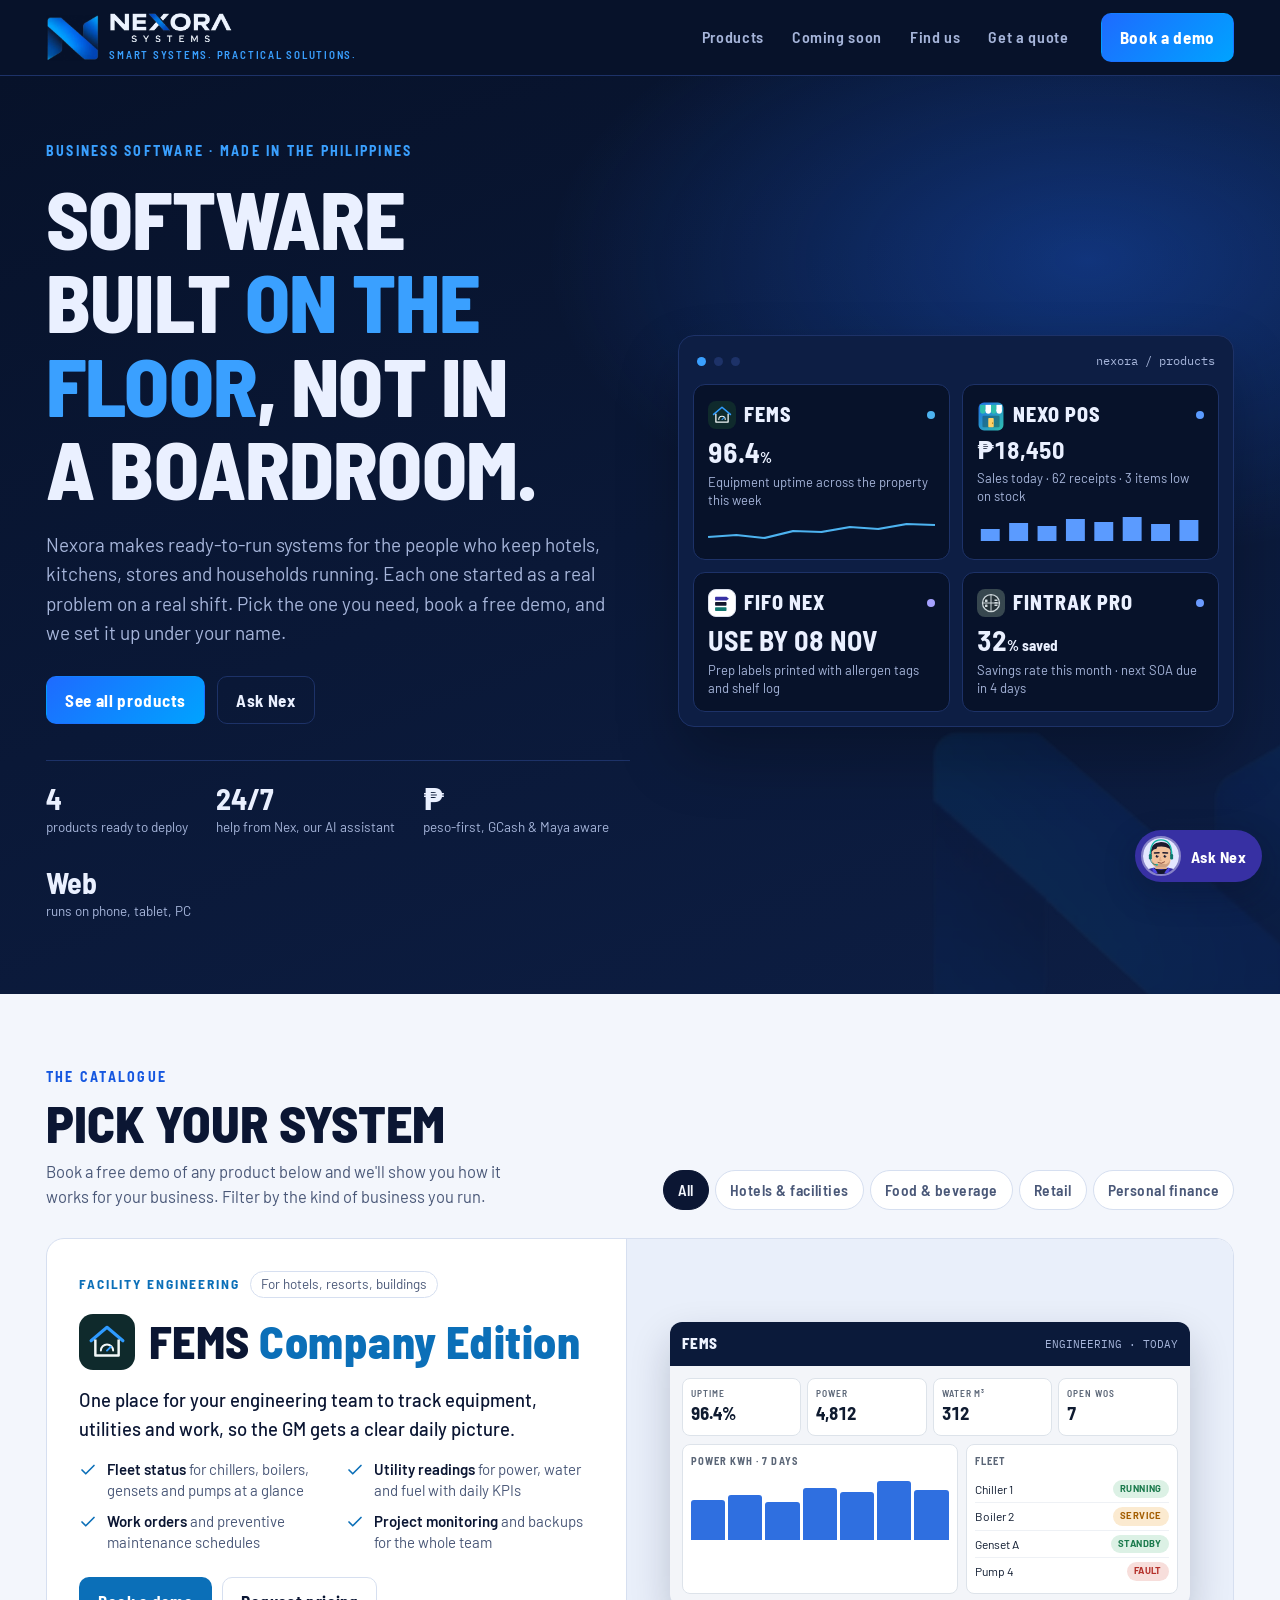
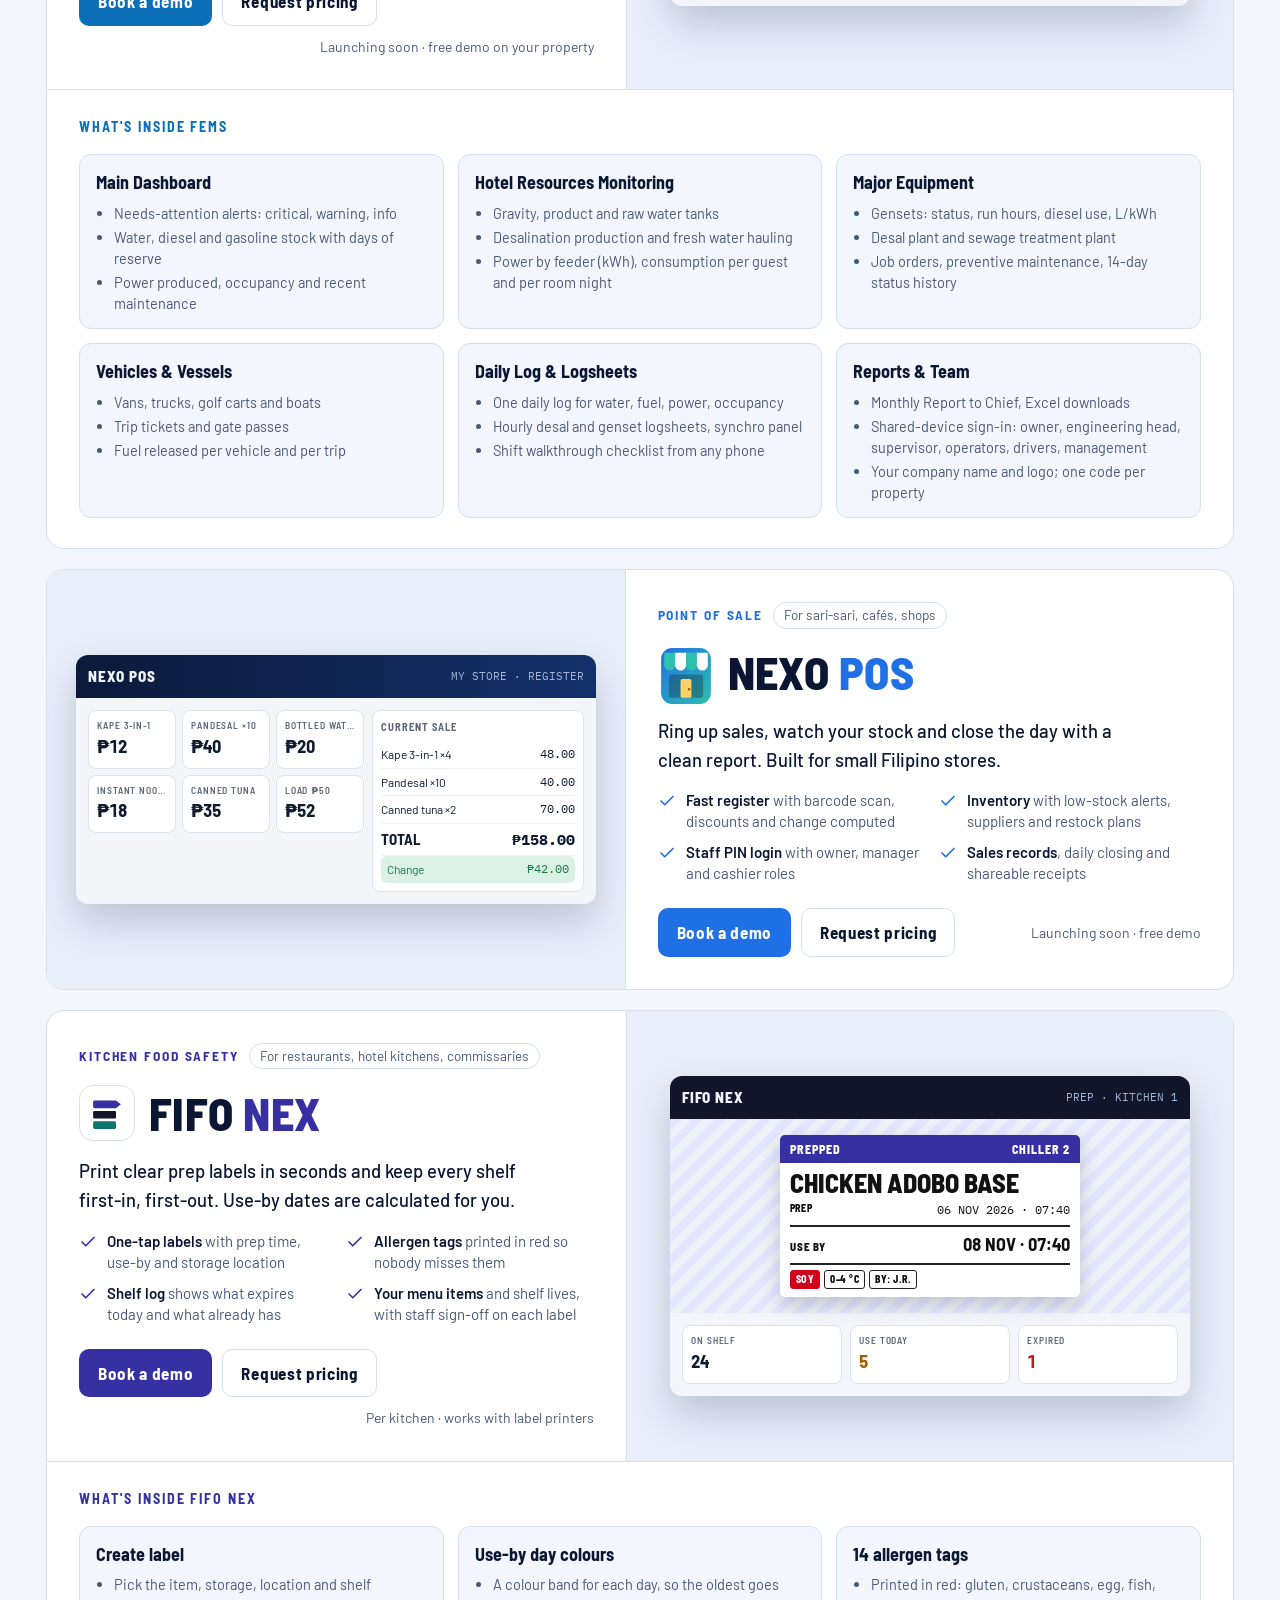
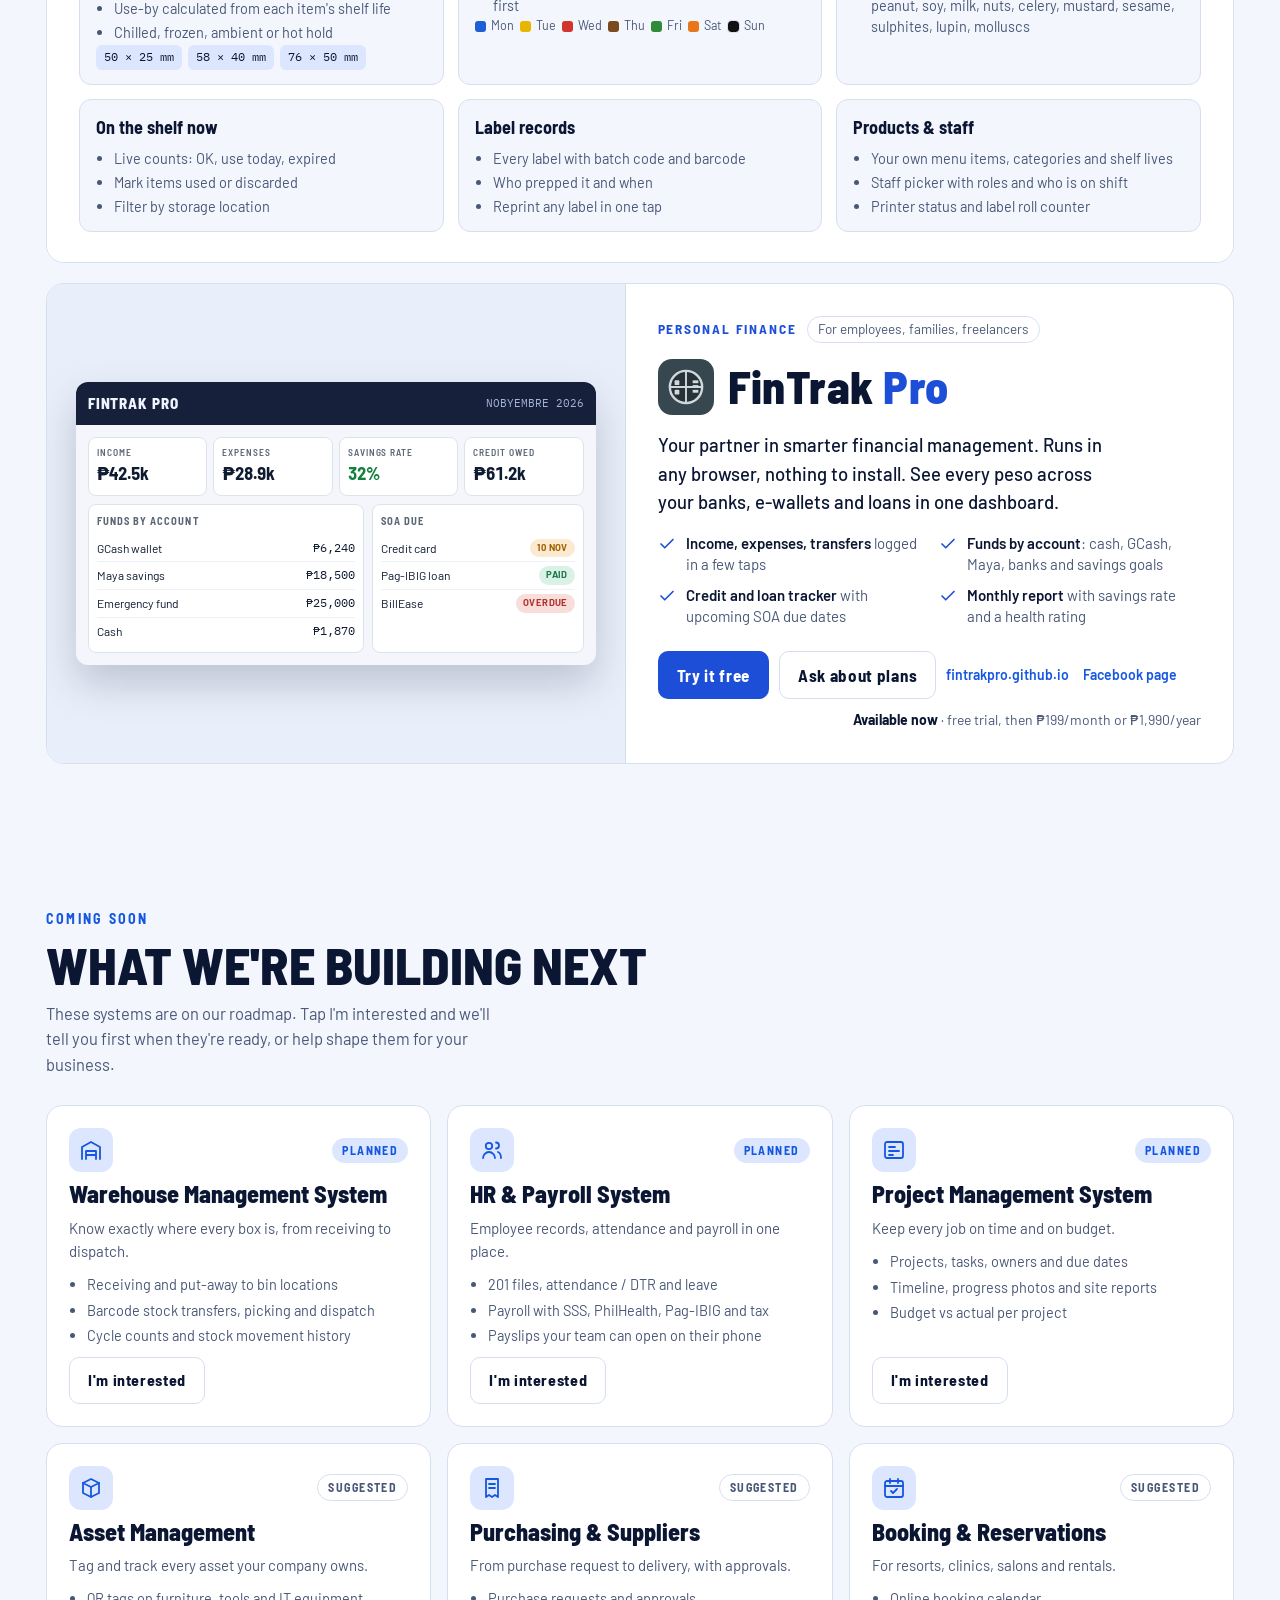
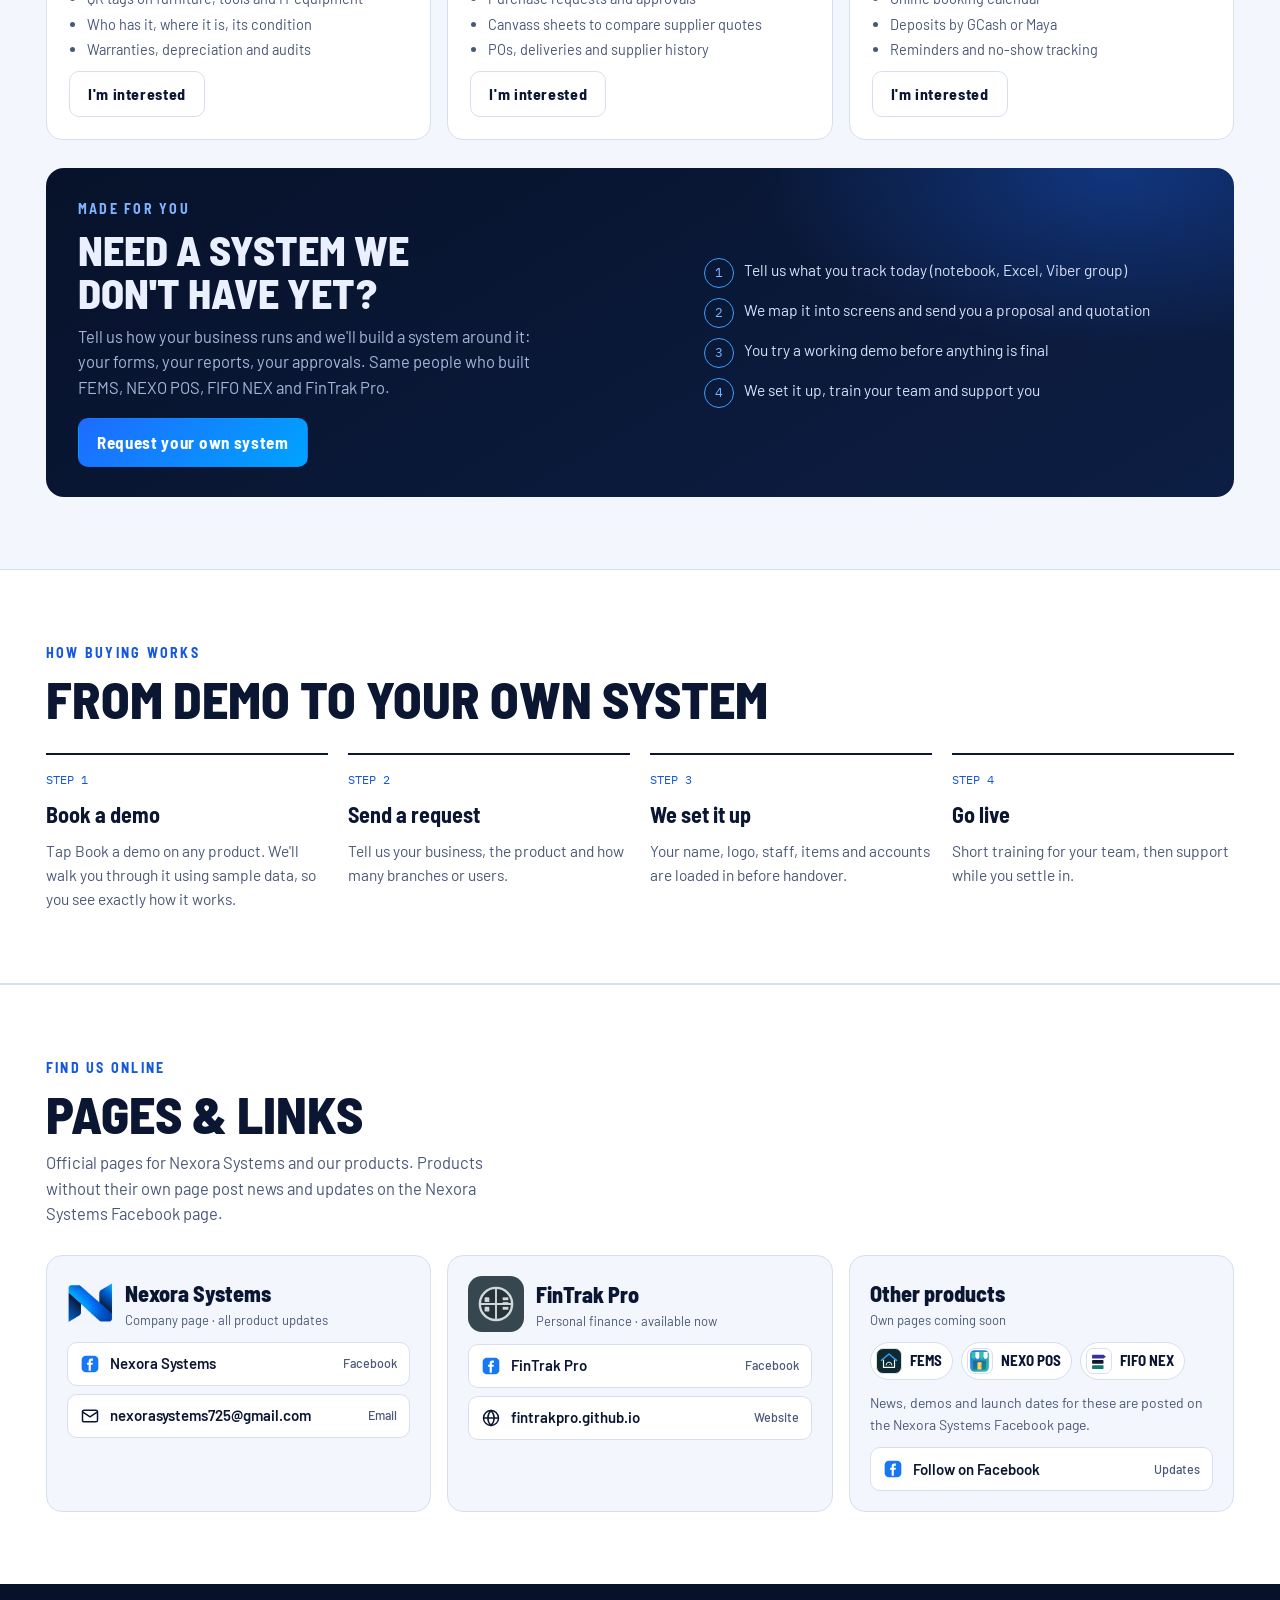
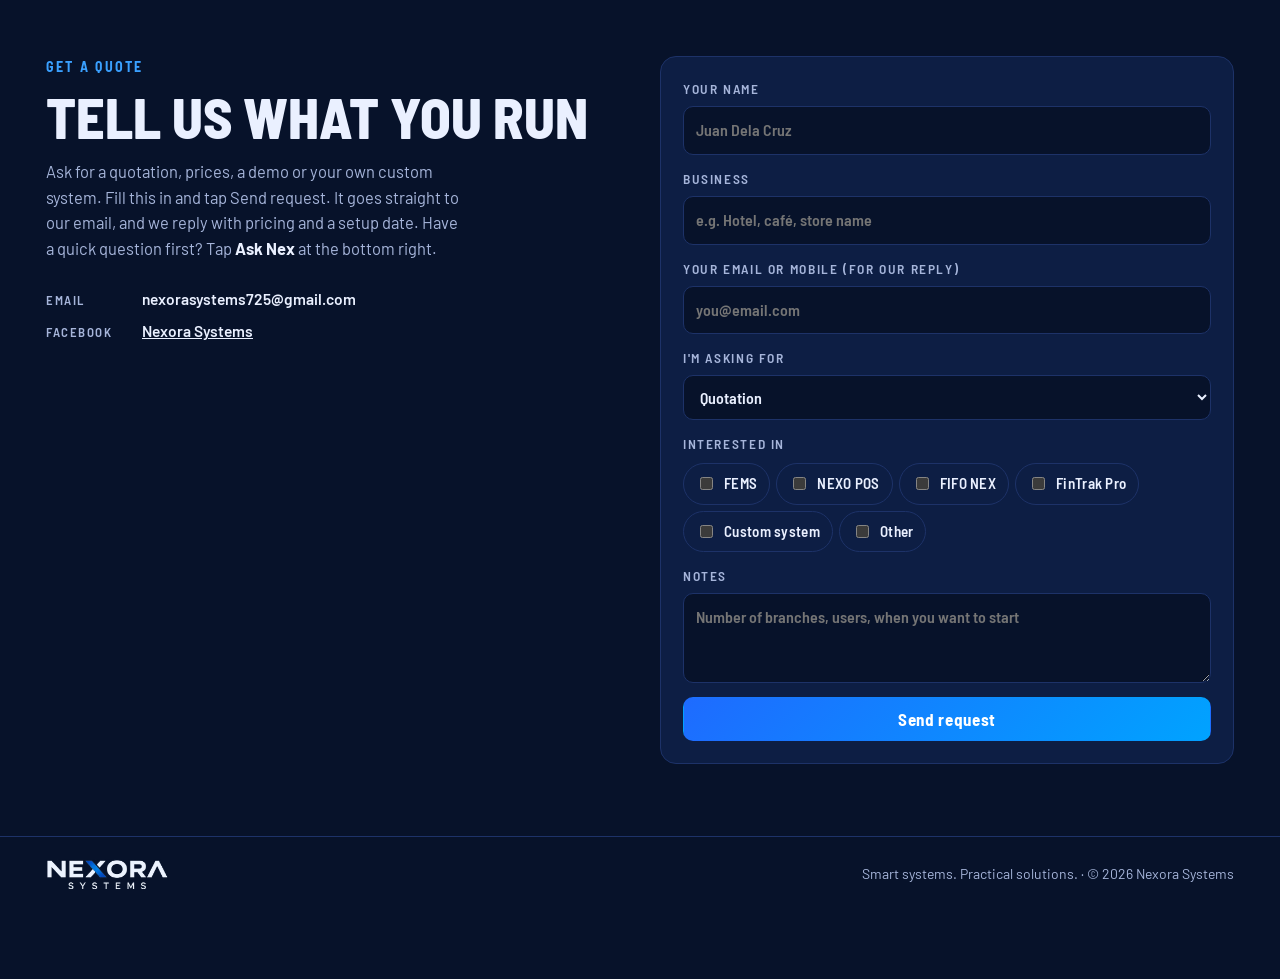
<file: index.html>
<!doctype html>
<html lang="en">
<head>
<meta charset="utf-8">
<meta name="viewport" content="width=device-width,initial-scale=1,viewport-fit=cover">
<title>Nexora Systems | Smart systems. Practical solutions.</title>
<meta name="description" content="Nexora Systems builds practical business software in the Philippines: FEMS facility engineering, NEXO POS, FIFO NEX kitchen labels, FinTrak Pro, and custom systems.">
<link rel="canonical" href="https://nexora-systems-ph.github.io/">
<link rel="icon" type="image/png" href="favicon.png">
<link rel="apple-touch-icon" href="apple-touch-icon.png">
<meta name="theme-color" content="#07122A">
<meta property="og:type" content="website">
<meta property="og:site_name" content="Nexora Systems">
<meta property="og:title" content="Nexora Systems">
<meta property="og:description" content="Nexora Systems builds practical business software in the Philippines: FEMS facility engineering, NEXO POS, FIFO NEX kitchen labels, FinTrak Pro, and custom systems.">
<meta property="og:url" content="https://nexora-systems-ph.github.io/">
<meta property="og:image" content="https://nexora-systems-ph.github.io/og-image.png">
<meta name="twitter:card" content="summary_large_image">
<style>:root{color-scheme:light;box-sizing:border-box;padding-top:env(safe-area-inset-top,0px);padding-bottom:env(safe-area-inset-bottom,0px)}html{scroll-padding-top:80px}body{margin:0;padding:0;font:14px -apple-system,BlinkMacSystemFont,sans-serif}img{max-width:100%}[hidden]{display:none!important}</style>
</head>
<body>

<link rel="preconnect" href="https://fonts.googleapis.com">
<link rel="stylesheet" href="https://fonts.googleapis.com/css2?family=Barlow:wght@400;500;600&family=Barlow+Semi+Condensed:wght@500;600;700;800&family=IBM+Plex+Mono:wght@400;500;600&display=swap">
<style>
/* Layout: deep-navy brand band in the Nexora logo blues holding the hero + live product console; then a filterable catalogue where each product gets a wide row with a drawn screen preview; closing with how buying works and contact. */
:root{
  --chrome:#07122A; --chrome-2:#0D1E44; --chrome-line:#1D3268; --chrome-ink:#EAF0FF; --chrome-muted:#A6B5DA; --hl:#3AA0FF;
  --bg:#F3F6FC; --surface:#FFFFFF; --sunk:#E9EFFA; --ink:#0B1633; --muted:#4A5878; --line:#D6DFF0;
  --accent:#1557E0; --accent-ink:#FFFFFF; --accent-soft:#DCE7FF;
  --fems:#0B6FB8; --nexo:#1F6FE5; --fifo:#3730A3; --fin:#1D4ED8; --nex:#4338CA; --gold:#FFD166;
  --good:#1A7A4C; --warn:#A35D00; --bad:#B4302A;
  --f-display:"Barlow Semi Condensed","Arial Narrow",system-ui,sans-serif;
  --f-body:"Barlow",system-ui,-apple-system,"Segoe UI",sans-serif;
  --f-mono:"IBM Plex Mono",ui-monospace,Menlo,Consolas,monospace;
}
@media (prefers-color-scheme:dark){:root:not([data-theme="light"]){
  --chrome:#050C1E; --chrome-2:#0B1838; --chrome-line:#1A2B57;
  --bg:#0A1124; --surface:#111B34; --sunk:#16223F; --ink:#E6ECFA; --muted:#A3B0CF; --line:#24345C;
  --accent:#5AA8FF; --accent-ink:#061024; --accent-soft:#16294F;
  --fems:#4DB3F0; --nexo:#5B9BFF; --fifo:#A5A1FF; --fin:#6B9BFF; --nex:#9C95FF;
  --good:#5CC98F; --warn:#E3A84A; --bad:#F07B7A; color-scheme:dark}}
:root[data-theme="dark"]{
  --chrome:#050C1E; --chrome-2:#0B1838; --chrome-line:#1A2B57;
  --bg:#0A1124; --surface:#111B34; --sunk:#16223F; --ink:#E6ECFA; --muted:#A3B0CF; --line:#24345C;
  --accent:#5AA8FF; --accent-ink:#061024; --accent-soft:#16294F;
  --fems:#4DB3F0; --nexo:#5B9BFF; --fifo:#A5A1FF; --fin:#6B9BFF; --nex:#9C95FF;
  --good:#5CC98F; --warn:#E3A84A; --bad:#F07B7A; color-scheme:dark}

*{box-sizing:border-box}
html{scroll-behavior:smooth}
@media (prefers-reduced-motion:reduce){html{scroll-behavior:auto}*{transition:none!important;animation:none!important}}
body{background:var(--bg);color:var(--ink);font-family:var(--f-body);font-size:16.5px;line-height:1.55}
body::before{content:"";position:fixed;inset:0 0 auto;height:env(safe-area-inset-top,0px);z-index:10;background:var(--chrome)}
a{color:inherit}
:focus-visible{outline:2px solid var(--hl);outline-offset:3px;border-radius:4px}
h1,h2,h3{font-family:var(--f-display);margin:0;text-wrap:balance;line-height:1.02}
p{margin:0}
.mono{font-family:var(--f-mono);font-variant-numeric:tabular-nums}
.in{max-width:1220px;margin:0 auto;padding-left:max(16px,env(safe-area-inset-left,0px));padding-right:max(16px,env(safe-area-inset-right,0px))}
.eyebrow{font-family:var(--f-display);font-weight:700;font-size:14px;letter-spacing:.16em;text-transform:uppercase}

/* nav */
.top{position:sticky;top:env(safe-area-inset-top,0px);z-index:20;background:var(--chrome);color:var(--chrome-ink);border-bottom:1px solid var(--chrome-line)}
.top .in{display:flex;align-items:center;gap:20px;padding-block:12px}
.logo{display:flex;align-items:center;gap:10px;text-decoration:none;margin-right:auto}
.logo .lmark{height:46px;width:auto;flex:none}
.logo .lword{height:30px;width:auto;align-self:flex-start}
@media (max-width:420px){.logo .lword{height:26px}}
.links{display:flex;gap:4px}
.links a{text-decoration:none;font-family:var(--f-display);font-weight:600;font-size:16px;letter-spacing:.04em;padding:8px 12px;border-radius:8px;color:var(--chrome-muted)}
.links a:hover{color:var(--chrome-ink);background:rgba(255,255,255,.06)}
.btn{display:inline-flex;align-items:center;justify-content:center;gap:8px;min-height:44px;padding:10px 18px;border-radius:10px;font-family:var(--f-display);font-weight:700;font-size:17px;letter-spacing:.04em;text-decoration:none;border:1.5px solid transparent;cursor:pointer;white-space:nowrap}
.btn.solid{background:linear-gradient(135deg,#1E6BFF,#00A3FF);color:#fff}
.btn.solid:hover{filter:brightness(1.1)}
.btn.ghost{border-color:var(--chrome-line);color:var(--chrome-ink);background:transparent}
.btn.ghost:hover{border-color:var(--hl)}
@media (max-width:900px){.links{display:none}}
@media (max-width:540px){.top .btn.solid{display:none}}

/* hero */
.hero{background:radial-gradient(900px 500px at 85% 20%,rgba(30,107,255,.35),transparent 60%),linear-gradient(160deg,var(--chrome),var(--chrome-2));color:var(--chrome-ink);overflow:hidden;position:relative}
.hero .bigmark{position:absolute;right:-60px;bottom:-80px;width:420px;opacity:.08;pointer-events:none}
.hero .in{display:grid;grid-template-columns:minmax(0,1.05fr) minmax(0,1fr);gap:48px;align-items:center;padding-block:64px 72px}
.hero .eyebrow{color:var(--hl)}
.hero h1{font-size:clamp(44px,6.4vw,84px);font-weight:800;letter-spacing:-.01em;text-transform:uppercase;margin:14px 0 20px}
.hero h1 em{font-style:normal;color:var(--hl)}
.hero p.lede{font-size:19px;color:var(--chrome-muted);max-width:52ch}
.hero .ctas{display:flex;gap:12px;flex-wrap:wrap;margin-top:28px}
.facts{display:flex;gap:28px;flex-wrap:wrap;margin-top:36px;padding-top:22px;border-top:1px solid var(--chrome-line)}
.facts div b{display:block;font-family:var(--f-display);font-weight:700;font-size:30px;line-height:1}
.facts div span{font-size:13.5px;color:var(--chrome-muted)}
@media (max-width:900px){.hero .in{grid-template-columns:minmax(0,1fr);padding-block:44px 52px}}

/* console */
.console{background:var(--chrome-2);border:1px solid var(--chrome-line);border-radius:16px;padding:14px;display:grid;grid-template-columns:repeat(2,minmax(0,1fr));gap:12px;box-shadow:0 30px 60px rgba(0,0,0,.25)}
.console .bar{grid-column:1/-1;display:flex;align-items:center;gap:8px;font-family:var(--f-mono);font-size:12px;color:var(--chrome-muted);padding:2px 4px}
.console .bar i{width:9px;height:9px;border-radius:50%;background:var(--chrome-line)}
.console .bar i:first-child{background:var(--hl)}
.console .bar span{margin-left:auto}
.tile{background:var(--chrome);border:1px solid var(--chrome-line);border-radius:12px;padding:14px;display:flex;flex-direction:column;gap:8px;text-decoration:none;min-width:0;transition:border-color .15s,transform .15s}
.tile:hover{border-color:var(--hl);transform:translateY(-2px)}
.tile .k{display:flex;justify-content:space-between;align-items:center;gap:8px}
.tile .k b{font-family:var(--f-display);font-weight:800;font-size:20px;letter-spacing:.05em}
.tile .k small{font-family:var(--f-mono);font-size:11px;color:var(--chrome-muted)}
.tile .v{font-family:var(--f-display);font-weight:700;font-size:28px;line-height:1;font-variant-numeric:tabular-nums}
.tile .s{font-size:13px;color:var(--chrome-muted);line-height:1.35}
.tile .dot{width:8px;height:8px;border-radius:50%;flex:none}
.spark{height:28px;width:100%;display:block}

/* catalogue */
section{padding-block:72px}
.shead{display:flex;justify-content:space-between;align-items:flex-end;gap:20px;flex-wrap:wrap;margin-bottom:28px}
.shead .eyebrow{color:var(--accent);margin-bottom:8px}
.shead h2{font-size:clamp(34px,4.4vw,52px);font-weight:800;text-transform:uppercase}
.shead p{color:var(--muted);max-width:52ch;margin-top:10px}
.chips{display:flex;gap:6px;flex-wrap:wrap}
.chip{min-height:40px;padding:8px 14px;border-radius:999px;border:1px solid var(--line);background:var(--surface);color:var(--muted);font-family:var(--f-display);font-weight:600;font-size:15.5px;letter-spacing:.03em;cursor:pointer}
.chip[aria-pressed="true"]{background:var(--ink);color:var(--bg);border-color:var(--ink)}
.plist{display:flex;flex-direction:column;gap:20px}
.prod{display:grid;grid-template-columns:minmax(0,1fr) minmax(0,1.05fr);background:var(--surface);border:1px solid var(--line);border-radius:18px;overflow:hidden}
.prod:nth-child(even) .shot{order:-1}
.pinfo{padding:32px;display:flex;flex-direction:column;gap:16px;min-width:0}
.ptag{display:flex;align-items:center;gap:10px;flex-wrap:wrap}
.ptag .cat{font-family:var(--f-display);font-weight:700;font-size:13.5px;letter-spacing:.14em;text-transform:uppercase;color:var(--pc)}
.ptag .for{font-size:13.5px;color:var(--muted);padding:2px 10px;border:1px solid var(--line);border-radius:999px}
.prod h3{font-size:clamp(34px,4vw,46px);font-weight:800;letter-spacing:.01em}
.prod h3 span{color:var(--pc)}
.prod .tagline{font-size:18.5px;font-weight:500;max-width:46ch}
.feats{list-style:none;margin:0;padding:0;display:grid;grid-template-columns:repeat(2,minmax(0,1fr));gap:10px 20px}
.feats li{display:flex;gap:10px;font-size:15px;line-height:1.4;color:var(--muted);min-width:0}
.feats li b{color:var(--ink);font-weight:600}
.feats svg{width:18px;height:18px;flex:none;margin-top:2px;stroke:var(--pc);fill:none;stroke-width:2.2;stroke-linecap:round;stroke-linejoin:round}
.pact{display:flex;gap:10px;flex-wrap:wrap;align-items:center;margin-top:auto;padding-top:8px}
.pact .go{background:var(--pc);color:#fff}
.pact .go:hover{filter:brightness(1.1)}
.pact .ask{border-color:var(--line);color:var(--ink)}
.pact .ask:hover{border-color:var(--pc)}
.pact .price{font-size:14px;color:var(--muted);margin-left:auto}
@media (prefers-color-scheme:dark){:root:not([data-theme="light"]) .pact .go{color:#061414}}
:root[data-theme="dark"] .pact .go{color:#061414}
@media (max-width:960px){.prod{grid-template-columns:minmax(0,1fr)}.prod:nth-child(even) .shot{order:0}}
@media (max-width:560px){.feats{grid-template-columns:minmax(0,1fr)}.pinfo{padding:22px}.pact .price{margin-left:0;width:100%}}

/* screen previews: drawn, always on a fixed light/dark device look */
.shot{background:var(--sunk);padding:28px;display:flex;align-items:center;justify-content:center;min-width:0;border-left:1px solid var(--line)}
.prod:nth-child(even) .shot{border-left:0;border-right:1px solid var(--line)}
@media (max-width:960px){.shot,.prod:nth-child(even) .shot{border:0;border-top:1px solid var(--line)}}
.screen{width:100%;max-width:520px;background:#F3F5F9;color:#0F1B30;border-radius:12px;overflow:hidden;box-shadow:0 18px 40px rgba(8,20,50,.2);font-size:12px;font-family:var(--f-body)}
.screen .sh{display:flex;align-items:center;gap:8px;padding:10px 12px;background:#0B1A3A;color:#EEF3FF}
.screen .sh b{font-family:var(--f-display);font-weight:800;letter-spacing:.06em;font-size:15px}
.screen .sh span{margin-left:auto;font-family:var(--f-mono);font-size:10.5px;color:#A6B5DA}
.screen .sb{padding:12px;display:grid;gap:8px}
.k4{display:grid;grid-template-columns:repeat(4,minmax(0,1fr));gap:6px}
.k3{display:grid;grid-template-columns:repeat(3,minmax(0,1fr));gap:6px}
.kc{background:#fff;border:1px solid #DDE3EA;border-radius:8px;padding:7px 8px;min-width:0}
.kc small{display:block;font-family:var(--f-display);font-weight:600;font-size:9.5px;letter-spacing:.1em;text-transform:uppercase;color:#5B6677;white-space:nowrap;overflow:hidden;text-overflow:ellipsis}
.kc b{font-family:var(--f-display);font-size:18px;font-variant-numeric:tabular-nums}
.pane{background:#fff;border:1px solid #DDE3EA;border-radius:8px;padding:8px}
.pane h4{margin:0 0 6px;font-family:var(--f-display);font-size:10.5px;letter-spacing:.1em;text-transform:uppercase;color:#5B6677}
.row{display:flex;justify-content:space-between;gap:8px;padding:4px 0;border-bottom:1px solid #EEF1F5}
.row:last-child{border-bottom:0}
.pl{font-size:9.5px;font-weight:700;letter-spacing:.04em;padding:1px 7px;border-radius:999px}
.pl.g{background:#DCF1E5;color:#1A7A4C}.pl.w{background:#FBEAD0;color:#A35D00}.pl.b{background:#F7DEDB;color:#B4302A}
.bars{display:flex;align-items:flex-end;gap:3px;height:64px}
.bars i{flex:1;background:#2F6FE0;border-radius:3px 3px 0 0}
.two{display:grid;grid-template-columns:minmax(0,1.3fr) minmax(0,1fr);gap:8px}
@media (max-width:420px){.k4{grid-template-columns:repeat(2,minmax(0,1fr))}.shot{padding:16px}}

/* FIFO label */
.lblstage{background:repeating-linear-gradient(135deg,#E3E6FF 0 8px,#EEF1F8 8px 16px);padding:16px;display:flex;justify-content:center}
.lbl{background:#fff;color:#111;width:100%;max-width:300px;border-radius:5px;box-shadow:0 8px 20px rgba(0,0,0,.18);overflow:hidden;font-family:var(--f-display)}
.lbl .band{display:flex;justify-content:space-between;padding:5px 10px;font-weight:800;letter-spacing:.08em;font-size:12px;color:#fff;background:#3730A3}
.lbl .lb{padding:8px 10px;display:grid;gap:5px}
.lbl .nm{font-weight:800;font-size:26px;line-height:.95;text-transform:uppercase}
.lbl .ub{display:flex;justify-content:space-between;align-items:baseline;border-block:2px solid #222;padding:4px 0}
.lbl .ub b{font-size:18px;font-variant-numeric:tabular-nums}
.lbl .tg{display:flex;gap:4px;font-size:10px;font-weight:800;letter-spacing:.05em}
.lbl .tg span{border:1.5px solid #222;padding:1px 5px;border-radius:3px}
.lbl .tg .r{background:#D0021B;border-color:#D0021B;color:#fff}

.nexhead{width:30px;height:30px;border-radius:50%;overflow:hidden;flex:none;display:block;margin-left:0!important}
.nexhead svg{width:100%;height:100%;display:block}
.bub{background:#fff;border:1px solid #DDE1EE;border-radius:14px 14px 14px 4px;padding:8px 11px;font-size:12.5px;max-width:88%;line-height:1.4}
.bub.me{align-self:end;justify-self:end;background:#3730A3;color:#fff;border-color:#3730A3;border-radius:14px 14px 4px 14px}
.nchip{font-size:11px;font-weight:600;color:#3730A3;border:1.5px solid #3730A3;border-radius:999px;padding:3px 9px}

/* round 3 */
.hpf{position:absolute!important;left:-10000px!important;width:1px;height:1px;opacity:0;pointer-events:none}
.qstatus{margin:0;padding:10px 12px;border-radius:10px;font-size:15px;font-weight:600}
.qstatus.ok{background:rgba(92,201,143,.14);color:#7FE0A8;border:1px solid rgba(92,201,143,.4)}
.qstatus.bad{background:rgba(240,123,122,.12);color:#F7A5A4;border:1px solid rgba(240,123,122,.35)}
[hidden]{display:none!important}
.nxcomp,.nxcard{box-shadow:none}
.nxcomp{border:0!important;border-top:1px solid var(--line)!important;border-radius:0!important;padding:10px!important}
.logo .lstack{display:flex;flex-direction:column;gap:4px;min-width:0}
.logo .slogan{font-family:var(--f-display);font-weight:600;font-size:11px;letter-spacing:.16em;text-transform:uppercase;color:var(--hl);white-space:nowrap}
@media (max-width:420px){.logo .slogan{font-size:9px;letter-spacing:.1em}}
.plogo{width:56px;height:56px;border-radius:14px;display:grid;place-items:center;padding:9px;flex:none}
.plogo svg,.plogo img{width:100%;height:100%;display:block;object-fit:contain}
.phead2{display:flex;align-items:center;gap:14px}
.tile .k .tl{display:flex;align-items:center;gap:8px;min-width:0}
.tile .plogo{width:28px;height:28px;border-radius:8px;padding:4px}
.mods{grid-column:1/-1;border-top:1px solid var(--line);padding:26px 32px 30px;display:flex;flex-direction:column;gap:16px;background:var(--surface)}
.mods h4{margin:0;font-family:var(--f-display);font-weight:700;font-size:14px;letter-spacing:.14em;text-transform:uppercase;color:var(--pc)}
.mgrid{display:grid;grid-template-columns:repeat(3,minmax(0,1fr));gap:14px}
.mod{border:1px solid var(--line);border-radius:12px;padding:14px 16px;background:var(--bg);min-width:0}
.mod b{display:block;font-family:var(--f-display);font-weight:700;font-size:18px;margin-bottom:6px}
.mod ul{margin:0;padding-left:18px;color:var(--muted);font-size:14.5px;line-height:1.45;display:grid;gap:3px}
.mod .meta{display:flex;flex-wrap:wrap;gap:6px;margin-top:2px}
.tagc{font-family:var(--f-mono);font-size:12px;padding:3px 8px;border-radius:6px;background:var(--accent-soft);color:var(--ink)}
@media (max-width:960px){.mgrid{grid-template-columns:repeat(2,minmax(0,1fr))}}
@media (max-width:600px){.mgrid{grid-template-columns:minmax(0,1fr)}.mods{padding:20px}}
.plinks{display:flex;gap:14px;flex-wrap:wrap;font-size:14px}
.plinks a{color:var(--accent);font-weight:600;text-decoration:none}
.plinks a:hover{text-decoration:underline}
.daycol{display:flex;flex-wrap:wrap;gap:6px}
.daycol span{display:inline-flex;align-items:center;gap:5px;font-size:12.5px;color:var(--muted)}
.daycol i{width:11px;height:11px;border-radius:3px;display:inline-block}
/* future + custom */
.future{background:var(--bg)}
.fgrid{display:grid;grid-template-columns:repeat(3,minmax(0,1fr));gap:16px}
.fcard{background:var(--surface);border:1px solid var(--line);border-radius:16px;padding:22px;display:flex;flex-direction:column;gap:10px;min-width:0}
.fcard .ft{display:flex;align-items:center;justify-content:space-between;gap:10px}
.fcard .ico{width:44px;height:44px;border-radius:12px;background:var(--accent-soft);color:var(--accent);display:grid;place-items:center;flex:none}
.fcard .ico svg{width:24px;height:24px;fill:none;stroke:currentColor;stroke-width:1.8;stroke-linecap:round;stroke-linejoin:round}
.fcard h3{font-size:24px;font-weight:800}
.fcard p{color:var(--muted);font-size:15px}
.fcard ul{margin:0;padding-left:18px;color:var(--muted);font-size:14.5px;display:grid;gap:3px}
.stat{font-family:var(--f-display);font-weight:700;font-size:12px;letter-spacing:.12em;text-transform:uppercase;padding:3px 10px;border-radius:999px;white-space:nowrap}
.stat.plan{background:var(--accent-soft);color:var(--accent)}
.stat.rec{border:1px solid var(--line);color:var(--muted)}
.fcard .btn{margin-top:auto;align-self:flex-start;border-color:var(--line);color:var(--ink);font-size:16px}
.fcard .btn:hover{border-color:var(--accent)}
@media (max-width:960px){.fgrid{grid-template-columns:repeat(2,minmax(0,1fr))}}
@media (max-width:600px){.fgrid{grid-template-columns:minmax(0,1fr)}}
.custom{margin-top:28px;border-radius:18px;padding:30px 32px;background:radial-gradient(600px 300px at 90% 0%,rgba(30,107,255,.35),transparent 60%),linear-gradient(150deg,#07122A,#0D1E44);color:#EAF0FF;display:grid;grid-template-columns:minmax(0,1.2fr) minmax(0,1fr);gap:28px;align-items:center}
.custom .eyebrow{color:#7FB2FF;margin-bottom:8px}
.custom h3{font-size:clamp(30px,3.6vw,42px);font-weight:800;text-transform:uppercase}
.custom p{color:#A6B5DA;margin-top:10px;max-width:52ch}
.custom ol{margin:0;padding:0;list-style:none;display:grid;gap:10px;counter-reset:c}
.custom li{display:grid;grid-template-columns:30px 1fr;gap:10px;align-items:start;font-size:15.5px;color:#D7E1FA}
.custom li::before{counter-increment:c;content:counter(c);width:28px;height:28px;border-radius:50%;border:1.5px solid #3AA0FF;color:#7FB2FF;display:grid;place-items:center;font-family:var(--f-mono);font-size:13px}
.custom .btn{margin-top:18px}
@media (max-width:860px){.custom{grid-template-columns:minmax(0,1fr);padding:24px 20px}}
/* directory */
.dir{background:var(--surface);border-top:1px solid var(--line)}
.dgrid{display:grid;grid-template-columns:repeat(3,minmax(0,1fr));gap:16px}
.dcard{border:1px solid var(--line);border-radius:16px;padding:20px;display:flex;flex-direction:column;gap:12px;background:var(--bg);min-width:0}
.dcard .dh{display:flex;align-items:center;gap:12px}
.dcard .dh b{font-family:var(--f-display);font-weight:800;font-size:22px}
.dcard .dh small{display:block;color:var(--muted);font-size:13px}
.dlinks{display:grid;gap:8px}
.dl{display:flex;align-items:center;gap:10px;min-height:44px;padding:8px 12px;border-radius:10px;border:1px solid var(--line);background:var(--surface);text-decoration:none;color:var(--ink);font-weight:600;font-size:15px;min-width:0}
.dl:hover{border-color:var(--accent)}
.dl svg{width:20px;height:20px;flex:none}
.dl span{min-width:0;overflow:hidden;text-overflow:ellipsis;white-space:nowrap}
.dl small{margin-left:auto;color:var(--muted);font-weight:500;font-size:12.5px;white-space:nowrap}
.dnote{font-size:14px;color:var(--muted)}
.dprods{display:flex;flex-wrap:wrap;gap:8px}
.dprods span{display:inline-flex;align-items:center;gap:8px;font-family:var(--f-display);font-weight:700;font-size:15px;padding:5px 10px 5px 5px;border:1px solid var(--line);border-radius:999px;background:var(--surface)}
.dprods .plogo{width:26px;height:26px;border-radius:7px;padding:3px}
@media (max-width:960px){.dgrid{grid-template-columns:minmax(0,1fr)}}
/* contact additions */
.reach a{color:var(--chrome-ink);font-weight:600}
.otherbox{display:grid;gap:6px}
.sendrow{display:flex;flex-wrap:wrap;gap:8px}
.sendrow .btn{font-size:15.5px;min-height:44px;padding:9px 14px}
.btn.mail{background:linear-gradient(135deg,#1E6BFF,#00A3FF);color:#fff}
.btn.line{border-color:var(--chrome-line);color:var(--chrome-ink);background:transparent}
.btn.line:hover{border-color:var(--hl)}
.fnote{font-size:13px;color:var(--chrome-muted);margin:0}
select{appearance:auto}
/* Nex chat */
.nxfab{position:fixed;right:calc(18px + env(safe-area-inset-right,0px));bottom:calc(18px + env(safe-area-inset-bottom,0px));z-index:40;display:flex;align-items:center;gap:10px;padding:6px 16px 6px 6px;border-radius:999px;border:0;background:#3730A3;color:#fff;font-family:var(--f-display);font-weight:700;font-size:16px;letter-spacing:.03em;box-shadow:0 12px 30px rgba(8,20,50,.35);min-height:52px;cursor:pointer}
.nxfab:hover{filter:brightness(1.12)}
.nxfab .nexhead{width:40px;height:40px;border:2px solid rgba(255,255,255,.4)}
.nxpanel{position:fixed;right:calc(18px + env(safe-area-inset-right,0px));bottom:calc(84px + env(safe-area-inset-bottom,0px));z-index:41;width:390px;max-width:calc(100vw - 32px);height:min(620px,calc(100% - 120px));background:var(--surface);color:var(--ink);border:1px solid var(--line);border-radius:20px;box-shadow:0 24px 60px rgba(8,20,50,.3);display:flex;flex-direction:column;overflow:hidden;transform-origin:bottom right;transition:transform .18s ease,opacity .18s ease}
.nxpanel.closed{transform:scale(.94);opacity:0;pointer-events:none;visibility:hidden}
.nxhd{display:flex;align-items:center;gap:12px;padding:12px 10px 12px 14px;background:#3730A3;color:#fff}
.nxhd .nexhead{width:42px;height:42px;border:2px solid rgba(255,255,255,.35)}
.nxhd .who{flex:1;min-width:0;display:flex;flex-direction:column}
.nxhd .who b{font-family:var(--f-display);font-size:18px;font-weight:800;letter-spacing:.02em}
.nxhd .who span{font-size:12.5px;color:#D7DAFF;display:flex;align-items:center;gap:6px;white-space:nowrap;overflow:hidden;text-overflow:ellipsis}
.nxhd .who span::before{content:"";width:8px;height:8px;border-radius:50%;background:#4ADE80;flex:none}
.nxib{width:44px;height:44px;border-radius:12px;border:0;background:transparent;color:#fff;display:grid;place-items:center;cursor:pointer}
.nxib:hover{background:rgba(255,255,255,.14)}
.nxib svg{width:20px;height:20px;fill:none;stroke:currentColor;stroke-width:2;stroke-linecap:round;stroke-linejoin:round}
.nxlog{flex:1;overflow-y:auto;padding:14px;display:flex;flex-direction:column;gap:10px;background:var(--bg)}
.nxrow{display:flex;gap:8px;align-items:flex-end;max-width:100%}
.nxrow.me{justify-content:flex-end}
.nxmini{width:28px;height:28px;border-radius:50%;overflow:hidden;flex:none;display:block}
.nxmini svg{width:100%;height:100%;display:block}
.nxbub{max-width:84%;min-width:0;padding:9px 13px;border-radius:16px 16px 16px 5px;background:var(--surface);border:1px solid var(--line);white-space:pre-wrap;overflow-wrap:anywhere;font-size:15px;line-height:1.45}
.nxrow.me .nxbub{background:#3730A3;color:#fff;border-color:transparent;border-radius:16px 16px 5px 16px}
.nxtyping{display:inline-flex;gap:4px;padding:4px 0}
.nxtyping i{width:7px;height:7px;border-radius:50%;background:var(--muted);opacity:.4;animation:nxb 1.2s infinite}
.nxtyping i:nth-child(2){animation-delay:.2s}.nxtyping i:nth-child(3){animation-delay:.4s}
@keyframes nxb{0%,80%,100%{opacity:.25}40%{opacity:1}}
.nxchips{display:flex;flex-wrap:wrap;gap:7px;padding-left:36px}
.nxchip{min-height:36px;padding:6px 12px;border-radius:999px;border:1.5px solid #4F46E5;background:var(--surface);color:var(--nex);font:600 14px/1.2 var(--f-body);cursor:pointer}
.nxchip:hover{background:var(--accent-soft)}
.nxchip.alt{border-color:var(--accent);color:var(--accent)}
.nxcard{margin-left:36px;background:var(--surface);border:1px solid var(--line);border-radius:14px;padding:14px;display:grid;gap:10px}
.nxcard b{font-family:var(--f-display);font-size:17px}
.nxcard label{display:grid;gap:4px;font:600 12.5px/1.3 var(--f-body);letter-spacing:0;text-transform:none;color:var(--muted)}
.nxcard input,.nxcard select,.nxcard textarea{font:inherit;font-size:15px;color:var(--ink);background:var(--bg);border:1px solid var(--line);border-radius:10px;padding:8px 10px;width:100%;color-scheme:inherit;text-transform:none}
.nxcard textarea{min-height:70px;resize:vertical}
.nxerr{margin:0;font-size:13px;color:var(--bad)}
.nxbtn{min-height:42px;border:0;border-radius:11px;background:#3730A3;color:#fff;font:700 15px var(--f-body);cursor:pointer}
.nxsend{display:flex;flex-wrap:wrap;gap:6px;margin-top:10px}
.nxsend .btn{min-height:38px;font-size:14px;padding:7px 12px;border-color:var(--line);color:var(--ink)}
.nxsend .btn.mail{color:#fff;border-color:transparent}
.nxsend p{margin:0;width:100%;font-size:12.5px;color:var(--muted)}
.nxcomp{display:flex;gap:8px;padding:10px;border-top:1px solid var(--line);background:var(--surface)}
.nxcomp textarea{flex:1;min-width:0;resize:none;min-height:44px;max-height:110px;padding:11px 12px;border-radius:14px;border:1px solid var(--line);background:var(--bg);color:var(--ink);font:inherit;font-size:15px;line-height:1.35}
.nxgo{width:44px;height:44px;border-radius:14px;border:0;background:#3730A3;color:#fff;display:grid;place-items:center;cursor:pointer;flex:none}
.nxgo:disabled{opacity:.5}
.nxgo svg{width:20px;height:20px;fill:none;stroke:currentColor;stroke-width:2;stroke-linecap:round;stroke-linejoin:round}
.nxfoot{font-size:11.5px;color:var(--muted);text-align:center;padding:0 12px 9px;background:var(--surface)}
.sr{position:absolute;width:1px;height:1px;overflow:hidden;clip:rect(0 0 0 0)}
@media (max-width:520px){.nxpanel{right:0;left:0;bottom:0;width:auto;max-width:none;height:calc(100% - 56px);border-radius:20px 20px 0 0;padding-bottom:env(safe-area-inset-bottom,0px)}body.nxon .nxfab{display:none}}
@media (prefers-reduced-motion:reduce){.nxpanel{transition:none}.nxtyping i{animation:none}}
/* how it works */
.how{background:var(--surface);border-block:1px solid var(--line)}
.steps{display:grid;grid-template-columns:repeat(4,minmax(0,1fr));gap:20px;counter-reset:s}
.step{display:flex;flex-direction:column;gap:8px;padding-top:16px;border-top:2px solid var(--ink)}
.step b{font-family:var(--f-display);font-weight:700;font-size:22px}
.step p{color:var(--muted);font-size:15.5px}
.step .n{font-family:var(--f-mono);font-size:12px;color:var(--accent)}
@media (max-width:900px){.steps{grid-template-columns:repeat(2,minmax(0,1fr))}}
@media (max-width:520px){.steps{grid-template-columns:minmax(0,1fr)}}

/* contact */
.contact{background:var(--chrome);color:var(--chrome-ink)}
.contact .in{display:grid;grid-template-columns:minmax(0,1fr) minmax(0,1fr);gap:40px;align-items:start}
.contact h2{font-size:clamp(34px,4.6vw,56px);font-weight:800;text-transform:uppercase}
.contact .eyebrow{color:var(--hl);margin-bottom:10px}
.contact p{color:var(--chrome-muted);margin-top:14px;max-width:46ch}
form{background:var(--chrome-2);border:1px solid var(--chrome-line);border-radius:16px;padding:22px;display:grid;gap:14px}
label{font-family:var(--f-display);font-weight:600;font-size:13.5px;letter-spacing:.12em;text-transform:uppercase;color:var(--chrome-muted);display:grid;gap:6px}
input,select,textarea{font:inherit;font-size:16px;color:var(--chrome-ink);background:var(--chrome);border:1px solid var(--chrome-line);border-radius:10px;padding:11px 12px;width:100%;color-scheme:dark;text-transform:none;letter-spacing:0}
textarea{min-height:90px;resize:vertical}
.pick{display:flex;flex-wrap:wrap;gap:6px}
.pick label{flex-direction:row;display:inline-flex;align-items:center;gap:8px;text-transform:none;letter-spacing:.02em;font-size:15px;color:var(--chrome-ink);border:1px solid var(--chrome-line);border-radius:999px;padding:8px 12px;cursor:pointer}
.pick input{width:auto;accent-color:var(--hl)}
.pick label:has(input:checked){border-color:var(--hl);background:rgba(58,160,255,.16)}
.out{display:grid;gap:10px;background:var(--chrome);border:1px solid var(--hl);border-radius:12px;padding:14px}
.out pre{margin:0;white-space:pre-wrap;font-family:var(--f-mono);font-size:13px;color:var(--chrome-ink)}
.out p{margin:0;font-size:14px}
.reach{display:grid;gap:8px;margin-top:26px}
.reach div{display:flex;gap:12px;align-items:baseline;flex-wrap:wrap;font-size:15.5px}
.reach small{font-family:var(--f-display);font-weight:600;letter-spacing:.12em;text-transform:uppercase;color:var(--chrome-muted);min-width:84px}
@media (max-width:860px){.contact .in{grid-template-columns:minmax(0,1fr)}}
footer{background:var(--chrome);color:var(--chrome-muted);border-top:1px solid var(--chrome-line);font-size:14px}
footer .in{display:flex;justify-content:space-between;gap:12px;flex-wrap:wrap;padding-block:22px 90px}
</style>

<header class="top">
  <div class="in">
    <a class="logo" href="#top" aria-label="Nexora Systems home"><img class="lmark" src="mark.webp" alt=""><span class="lstack"><img class="lword" src="wordmark.webp" alt="Nexora Systems"><span class="slogan">Smart systems. Practical solutions.</span></span></a>
    <nav class="links" aria-label="Sections">
      <a href="#products">Products</a>
      <a href="#future">Coming soon</a>
      <a href="#find">Find us</a>
      <a href="#contact">Get a quote</a>
    </nav>
    <a class="btn solid" href="#contact">Book a demo</a>
  </div>
</header>

<main id="top">
  <section class="hero" style="padding-block:0"><img class="bigmark" src="mark.webp" alt="">
    <div class="in">
      <div>
        <div class="eyebrow">Business software · Made in the Philippines</div>
        <h1>Software built <em>on the floor</em>, not in a boardroom.</h1>
        <p class="lede">Nexora makes ready-to-run systems for the people who keep hotels, kitchens, stores and households running. Each one started as a real problem on a real shift. Pick the one you need, book a free demo, and we set it up under your name.</p>
        <div class="ctas">
          <a class="btn solid" href="#products">See all products</a>
          <button class="btn ghost" type="button" data-nex>Ask Nex</button>
        </div>
        <div class="facts">
          <div><b class="mono">4</b><span>products ready to deploy</span></div>
          <div><b>24/7</b><span>help from Nex, our AI assistant</span></div>
          <div><b>₱</b><span>peso-first, GCash &amp; Maya aware</span></div>
          <div><b>Web</b><span>runs on phone, tablet, PC</span></div>
        </div>
      </div>

      <div class="console" aria-label="Product overview">
        <div class="bar"><i></i><i></i><i></i><span>nexora / products</span></div>
        <a class="tile" href="#fems">
          <div class="k"><span class="tl"><span class="plogo" style="background:#0F2A2C"><svg viewBox="0 0 62 58" aria-hidden="true" width="40" height="38"><path d="M5 27 31 5l26 22" fill="none" stroke="#2f9bff" stroke-width="5" stroke-linecap="round" stroke-linejoin="round"/><path d="M12 25v26h38V25" fill="none" stroke="#f2f7f7" stroke-width="4" stroke-linejoin="round"/><path d="M21 43a10 10 0 0 1 20 0" fill="none" stroke="#f2f7f7" stroke-width="3.2" stroke-linecap="round"/><path d="M31 43l6-6" stroke="#2f9bff" stroke-width="3.2" stroke-linecap="round"/></svg></span><b>FEMS</b></span><span class="dot" style="background:#4DB3F0"></span></div>
          <div class="v">96.4<span style="font-size:15px">%</span></div>
          <div class="s">Equipment uptime across the property this week</div>
          <svg class="spark" viewBox="0 0 120 28" preserveAspectRatio="none" aria-hidden="true"><polyline points="0,20 15,18 30,21 45,14 60,15 75,10 90,12 105,7 120,8" fill="none" stroke="#4DB3F0" stroke-width="2"/></svg>
        </a>
        <a class="tile" href="#nexo">
          <div class="k"><span class="tl"><span class="plogo" style="background:transparent;padding:0"><img src="[data-uri]" alt=""></span><b>NEXO POS</b></span><span class="dot" style="background:#5B9BFF"></span></div>
          <div class="v mono" style="font-size:24px">₱18,450</div>
          <div class="s">Sales today · 62 receipts · 3 items low on stock</div>
          <svg class="spark" viewBox="0 0 120 28" preserveAspectRatio="none" aria-hidden="true"><g fill="#5B9BFF"><rect x="2" y="16" width="10" height="12"/><rect x="17" y="10" width="10" height="18"/><rect x="32" y="13" width="10" height="15"/><rect x="47" y="6" width="10" height="22"/><rect x="62" y="9" width="10" height="19"/><rect x="77" y="4" width="10" height="24"/><rect x="92" y="11" width="10" height="17"/><rect x="107" y="7" width="10" height="21"/></g></svg>
        </a>
        <a class="tile" href="#fifo">
          <div class="k"><span class="tl"><span class="plogo" style="background:#FFFFFF;border:1px solid #DADFEC"><svg viewBox="0 0 96 104" aria-hidden="true"><path d="M12 16 H74 L88 27 L74 38 H12 A4 4 0 0 1 8 34 V20 A4 4 0 0 1 12 16 Z" fill="#3730A3"/><rect x="8" y="46" width="66" height="22" rx="4" fill="#12162B"/><rect x="8" y="76" width="66" height="22" rx="4" fill="#0F766E"/></svg></span><b>FIFO NEX</b></span><span class="dot" style="background:#A5A1FF"></span></div>
          <div class="v">USE BY 08 NOV</div>
          <div class="s">Prep labels printed with allergen tags and shelf log</div>
        </a>
        <a class="tile" href="#fintrak">
          <div class="k"><span class="tl"><span class="plogo" style="background:#37474F"><svg viewBox="0 0 80 80" aria-hidden="true"><circle cx="40" cy="40" r="34" fill="#263238" stroke="#cfd8dc" stroke-width="5"/><path d="M40 6v68M6 40h68" stroke="#cfd8dc" stroke-width="4"/><g fill="#cfd8dc"><rect x="16" y="26" width="10" height="10" rx="2"/><rect x="16" y="46" width="10" height="10" rx="2"/><rect x="54" y="26" width="12" height="6"/><rect x="54" y="36" width="12" height="6"/><rect x="54" y="46" width="12" height="6"/></g></svg></span><b>FINTRAK PRO</b></span><span class="dot" style="background:#6B9BFF"></span></div>
          <div class="v">32<span style="font-size:15px">% saved</span></div>
          <div class="s">Savings rate this month · next SOA due in 4 days</div>
        </a>
      </div>
    </div>
  </section>

  <section id="products">
    <div class="in">
      <div class="shead">
        <div>
          <div class="eyebrow">The catalogue</div>
          <h2>Pick your system</h2>
          <p>Book a free demo of any product below and we'll show you how it works for your business. Filter by the kind of business you run.</p>
        </div>
        <div class="chips" role="group" aria-label="Filter by business">
          <button class="chip" type="button" data-f="all" aria-pressed="true">All</button>
          <button class="chip" type="button" data-f="hotel" aria-pressed="false">Hotels &amp; facilities</button>
          <button class="chip" type="button" data-f="fnb" aria-pressed="false">Food &amp; beverage</button>
          <button class="chip" type="button" data-f="retail" aria-pressed="false">Retail</button>
          <button class="chip" type="button" data-f="personal" aria-pressed="false">Personal finance</button>
        </div>
      </div>

      <div class="plist">
        <!-- FEMS -->
        <article class="prod" id="fems" data-t="hotel" style="--pc:var(--fems)">
          <div class="pinfo">
            <div class="ptag"><span class="cat">Facility engineering</span><span class="for">For hotels, resorts, buildings</span></div>
            <div class="phead2"><span class="plogo" style="background:#0F2A2C"><svg viewBox="0 0 62 58" aria-hidden="true" width="40" height="38"><path d="M5 27 31 5l26 22" fill="none" stroke="#2f9bff" stroke-width="5" stroke-linecap="round" stroke-linejoin="round"/><path d="M12 25v26h38V25" fill="none" stroke="#f2f7f7" stroke-width="4" stroke-linejoin="round"/><path d="M21 43a10 10 0 0 1 20 0" fill="none" stroke="#f2f7f7" stroke-width="3.2" stroke-linecap="round"/><path d="M31 43l6-6" stroke="#2f9bff" stroke-width="3.2" stroke-linecap="round"/></svg></span><h3>FEMS <span>Company Edition</span></h3></div>
            <p class="tagline">One place for your engineering team to track equipment, utilities and work, so the GM gets a clear daily picture.</p>
            <ul class="feats">
              <li><svg viewBox="0 0 24 24"><path d="M20 6 9 17l-5-5"/></svg><span><b>Fleet status</b> for chillers, boilers, gensets and pumps at a glance</span></li>
              <li><svg viewBox="0 0 24 24"><path d="M20 6 9 17l-5-5"/></svg><span><b>Utility readings</b> for power, water and fuel with daily KPIs</span></li>
              <li><svg viewBox="0 0 24 24"><path d="M20 6 9 17l-5-5"/></svg><span><b>Work orders</b> and preventive maintenance schedules</span></li>
              <li><svg viewBox="0 0 24 24"><path d="M20 6 9 17l-5-5"/></svg><span><b>Project monitoring</b> and backups for the whole team</span></li>
            </ul>
            <div class="pact">
              <a class="btn go" href="#contact" data-pick="FEMS" data-demo-url="https://claude.ai/artifact/9nPwNd62sjHPwFJXKprpav">Book a demo</a>
              <a class="btn ask" href="#contact" data-pick="FEMS">Request pricing</a>
              <span class="price">Launching soon · free demo on your property</span>
            </div>
          </div>
          <div class="shot">
            <div class="screen" aria-hidden="true">
              <div class="sh"><b>FEMS</b><span>ENGINEERING · TODAY</span></div>
              <div class="sb">
                <div class="k4">
                  <div class="kc"><small>Uptime</small><b>96.4%</b></div>
                  <div class="kc"><small>Power</small><b>4,812</b></div>
                  <div class="kc"><small>Water m³</small><b>312</b></div>
                  <div class="kc"><small>Open WOs</small><b>7</b></div>
                </div>
                <div class="two">
                  <div class="pane"><h4>Power kWh · 7 days</h4><div class="bars"><i style="height:62%"></i><i style="height:70%"></i><i style="height:58%"></i><i style="height:81%"></i><i style="height:74%"></i><i style="height:92%"></i><i style="height:77%"></i></div></div>
                  <div class="pane"><h4>Fleet</h4>
                    <div class="row"><span>Chiller 1</span><span class="pl g">RUNNING</span></div>
                    <div class="row"><span>Boiler 2</span><span class="pl w">SERVICE</span></div>
                    <div class="row"><span>Genset A</span><span class="pl g">STANDBY</span></div>
                    <div class="row"><span>Pump 4</span><span class="pl b">FAULT</span></div>
                  </div>
                </div>
              </div>
            </div>
          </div>

          <div class="mods">
            <h4>What's inside FEMS</h4>
            <div class="mgrid">
              <div class="mod"><b>Main Dashboard</b><ul><li>Needs-attention alerts: critical, warning, info</li><li>Water, diesel and gasoline stock with days of reserve</li><li>Power produced, occupancy and recent maintenance</li></ul></div>
              <div class="mod"><b>Hotel Resources Monitoring</b><ul><li>Gravity, product and raw water tanks</li><li>Desalination production and fresh water hauling</li><li>Power by feeder (kWh), consumption per guest and per room night</li></ul></div>
              <div class="mod"><b>Major Equipment</b><ul><li>Gensets: status, run hours, diesel use, L/kWh</li><li>Desal plant and sewage treatment plant</li><li>Job orders, preventive maintenance, 14-day status history</li></ul></div>
              <div class="mod"><b>Vehicles &amp; Vessels</b><ul><li>Vans, trucks, golf carts and boats</li><li>Trip tickets and gate passes</li><li>Fuel released per vehicle and per trip</li></ul></div>
              <div class="mod"><b>Daily Log &amp; Logsheets</b><ul><li>One daily log for water, fuel, power, occupancy</li><li>Hourly desal and genset logsheets, synchro panel</li><li>Shift walkthrough checklist from any phone</li></ul></div>
              <div class="mod"><b>Reports &amp; Team</b><ul><li>Monthly Report to Chief, Excel downloads</li><li>Shared-device sign-in: owner, engineering head, supervisor, operators, drivers, management</li><li>Your company name and logo; one code per property</li></ul></div>
            </div>
          </div>
        </article>

        <!-- NEXO POS -->
        <article class="prod" id="nexo" data-t="retail fnb" style="--pc:var(--nexo)">
          <div class="pinfo">
            <div class="ptag"><span class="cat">Point of sale</span><span class="for">For sari-sari, cafés, shops</span></div>
            <div class="phead2"><span class="plogo" style="background:transparent;padding:0"><img src="[data-uri]" alt=""></span><h3>NEXO <span>POS</span></h3></div>
            <p class="tagline">Ring up sales, watch your stock and close the day with a clean report. Built for small Filipino stores.</p>
            <ul class="feats">
              <li><svg viewBox="0 0 24 24"><path d="M20 6 9 17l-5-5"/></svg><span><b>Fast register</b> with barcode scan, discounts and change computed</span></li>
              <li><svg viewBox="0 0 24 24"><path d="M20 6 9 17l-5-5"/></svg><span><b>Inventory</b> with low-stock alerts, suppliers and restock plans</span></li>
              <li><svg viewBox="0 0 24 24"><path d="M20 6 9 17l-5-5"/></svg><span><b>Staff PIN login</b> with owner, manager and cashier roles</span></li>
              <li><svg viewBox="0 0 24 24"><path d="M20 6 9 17l-5-5"/></svg><span><b>Sales records</b>, daily closing and shareable receipts</span></li>
            </ul>
            <div class="pact">
              <a class="btn go" href="#contact" data-pick="NEXO POS" data-demo-url="https://claude.ai/artifact/YQ9xXLEoDsLiNVzstBSWXa">Book a demo</a>
              <a class="btn ask" href="#contact" data-pick="NEXO POS">Request pricing</a>
              <span class="price">Launching soon · free demo</span>
            </div>
          </div>
          <div class="shot">
            <div class="screen" aria-hidden="true">
              <div class="sh" style="background:linear-gradient(90deg,#0B1A3A,#14306A)"><b>NEXO POS</b><span>MY STORE · REGISTER</span></div>
              <div class="sb two">
                <div class="k3" style="align-content:start">
                  <div class="kc"><small>Kape 3-in-1</small><b>₱12</b></div>
                  <div class="kc"><small>Pandesal ×10</small><b>₱40</b></div>
                  <div class="kc"><small>Bottled water</small><b>₱20</b></div>
                  <div class="kc"><small>Instant noodles</small><b>₱18</b></div>
                  <div class="kc"><small>Canned tuna</small><b>₱35</b></div>
                  <div class="kc"><small>Load ₱50</small><b>₱52</b></div>
                </div>
                <div class="pane">
                  <h4>Current sale</h4>
                  <div class="row"><span>Kape 3-in-1 ×4</span><span class="mono">48.00</span></div>
                  <div class="row"><span>Pandesal ×10</span><span class="mono">40.00</span></div>
                  <div class="row"><span>Canned tuna ×2</span><span class="mono">70.00</span></div>
                  <div class="row" style="font-family:var(--f-display);font-weight:700;font-size:15px"><span>TOTAL</span><span class="mono">₱158.00</span></div>
                  <div class="row" style="background:#DCF1E5;color:#1A7A4C;border-radius:6px;padding:4px 6px;border:0"><span>Change</span><span class="mono">₱42.00</span></div>
                </div>
              </div>
            </div>
          </div>
        </article>

        <!-- FIFO NEX -->
        <article class="prod" id="fifo" data-t="fnb hotel" style="--pc:var(--fifo)">
          <div class="pinfo">
            <div class="ptag"><span class="cat">Kitchen food safety</span><span class="for">For restaurants, hotel kitchens, commissaries</span></div>
            <div class="phead2"><span class="plogo" style="background:#FFFFFF;border:1px solid #DADFEC"><svg viewBox="0 0 96 104" aria-hidden="true"><path d="M12 16 H74 L88 27 L74 38 H12 A4 4 0 0 1 8 34 V20 A4 4 0 0 1 12 16 Z" fill="#3730A3"/><rect x="8" y="46" width="66" height="22" rx="4" fill="#12162B"/><rect x="8" y="76" width="66" height="22" rx="4" fill="#0F766E"/></svg></span><h3>FIFO <span>NEX</span></h3></div>
            <p class="tagline">Print clear prep labels in seconds and keep every shelf first-in, first-out. Use-by dates are calculated for you.</p>
            <ul class="feats">
              <li><svg viewBox="0 0 24 24"><path d="M20 6 9 17l-5-5"/></svg><span><b>One-tap labels</b> with prep time, use-by and storage location</span></li>
              <li><svg viewBox="0 0 24 24"><path d="M20 6 9 17l-5-5"/></svg><span><b>Allergen tags</b> printed in red so nobody misses them</span></li>
              <li><svg viewBox="0 0 24 24"><path d="M20 6 9 17l-5-5"/></svg><span><b>Shelf log</b> shows what expires today and what already has</span></li>
              <li><svg viewBox="0 0 24 24"><path d="M20 6 9 17l-5-5"/></svg><span><b>Your menu items</b> and shelf lives, with staff sign-off on each label</span></li>
            </ul>
            <div class="pact">
              <a class="btn go" href="#contact" data-pick="FIFO NEX" data-demo-url="https://claude.ai/artifact/Ah6FejANuePt4Ro8VQxw2k">Book a demo</a>
              <a class="btn ask" href="#contact" data-pick="FIFO NEX">Request pricing</a>
              <span class="price">Per kitchen · works with label printers</span>
            </div>
          </div>
          <div class="shot">
            <div class="screen" aria-hidden="true" style="background:#F4F6FB">
              <div class="sh" style="background:#12162B"><b>FIFO NEX</b><span>PREP · KITCHEN 1</span></div>
              <div class="lblstage">
                <div class="lbl">
                  <div class="band"><span>PREPPED</span><span>CHILLER 2</span></div>
                  <div class="lb">
                    <div class="nm">Chicken Adobo Base</div>
                    <div class="row" style="border:0;padding:0"><span style="font-weight:800;letter-spacing:.06em;font-size:10px">PREP</span><span class="mono">06 NOV 2026 · 07:40</span></div>
                    <div class="ub"><span style="font-weight:800;letter-spacing:.08em;font-size:11px">USE BY</span><b>08 NOV · 07:40</b></div>
                    <div class="tg"><span class="r">SOY</span><span>0–4 °C</span><span>BY: J.R.</span></div>
                  </div>
                </div>
              </div>
              <div class="sb" style="grid-template-columns:repeat(3,minmax(0,1fr))">
                <div class="kc"><small>On shelf</small><b>24</b></div>
                <div class="kc"><small>Use today</small><b style="color:#A35D00">5</b></div>
                <div class="kc"><small>Expired</small><b style="color:#B42318">1</b></div>
              </div>
            </div>
          </div>

          <div class="mods">
            <h4>What's inside FIFO NEX</h4>
            <div class="mgrid">
              <div class="mod"><b>Create label</b><ul><li>Pick the item, storage, location and shelf</li><li>Use-by calculated from each item's shelf life</li><li>Chilled, frozen, ambient or hot hold</li></ul><div class="meta"><span class="tagc">50 × 25 mm</span><span class="tagc">58 × 40 mm</span><span class="tagc">76 × 50 mm</span></div></div>
              <div class="mod"><b>Use-by day colours</b><ul><li>A colour band for each day, so the oldest goes first</li></ul><div class="daycol"><span><i style="background:#1F5FD6"></i>Mon</span><span><i style="background:#E8B500"></i>Tue</span><span><i style="background:#D0342C"></i>Wed</span><span><i style="background:#7A4A1E"></i>Thu</span><span><i style="background:#2E8B3A"></i>Fri</span><span><i style="background:#E8761A"></i>Sat</span><span><i style="background:#111111;outline:1px solid var(--line)"></i>Sun</span></div></div>
              <div class="mod"><b>14 allergen tags</b><ul><li>Printed in red: gluten, crustaceans, egg, fish, peanut, soy, milk, nuts, celery, mustard, sesame, sulphites, lupin, molluscs</li></ul></div>
              <div class="mod"><b>On the shelf now</b><ul><li>Live counts: OK, use today, expired</li><li>Mark items used or discarded</li><li>Filter by storage location</li></ul></div>
              <div class="mod"><b>Label records</b><ul><li>Every label with batch code and barcode</li><li>Who prepped it and when</li><li>Reprint any label in one tap</li></ul></div>
              <div class="mod"><b>Products &amp; staff</b><ul><li>Your own menu items, categories and shelf lives</li><li>Staff picker with roles and who is on shift</li><li>Printer status and label roll counter</li></ul></div>
            </div>
          </div>
        </article>

        <!-- FinTrak Pro -->
        <article class="prod" id="fintrak" data-t="personal" style="--pc:var(--fin)">
          <div class="pinfo">
            <div class="ptag"><span class="cat">Personal finance</span><span class="for">For employees, families, freelancers</span></div>
            <div class="phead2"><span class="plogo" style="background:#37474F"><svg viewBox="0 0 80 80" aria-hidden="true"><circle cx="40" cy="40" r="34" fill="#263238" stroke="#cfd8dc" stroke-width="5"/><path d="M40 6v68M6 40h68" stroke="#cfd8dc" stroke-width="4"/><g fill="#cfd8dc"><rect x="16" y="26" width="10" height="10" rx="2"/><rect x="16" y="46" width="10" height="10" rx="2"/><rect x="54" y="26" width="12" height="6"/><rect x="54" y="36" width="12" height="6"/><rect x="54" y="46" width="12" height="6"/></g></svg></span><h3>FinTrak <span>Pro</span></h3></div>
            <p class="tagline">Your partner in smarter financial management. Runs in any browser, nothing to install. See every peso across your banks, e-wallets and loans in one dashboard.</p>
            <ul class="feats">
              <li><svg viewBox="0 0 24 24"><path d="M20 6 9 17l-5-5"/></svg><span><b>Income, expenses, transfers</b> logged in a few taps</span></li>
              <li><svg viewBox="0 0 24 24"><path d="M20 6 9 17l-5-5"/></svg><span><b>Funds by account</b>: cash, GCash, Maya, banks and savings goals</span></li>
              <li><svg viewBox="0 0 24 24"><path d="M20 6 9 17l-5-5"/></svg><span><b>Credit and loan tracker</b> with upcoming SOA due dates</span></li>
              <li><svg viewBox="0 0 24 24"><path d="M20 6 9 17l-5-5"/></svg><span><b>Monthly report</b> with savings rate and a health rating</span></li>
            </ul>
            <div class="pact">
              <a class="btn go" href="https://fintrakpro.github.io/" target="_blank" rel="noopener" data-demo-url="https://claude.ai/artifact/XDJXzTWQtaSA1RvzBmGz24">Try it free</a>
              <a class="btn ask" href="#contact" data-pick="FinTrak Pro">Ask about plans</a>
              <span class="plinks"><a href="https://fintrakpro.github.io/" target="_blank" rel="noopener">fintrakpro.github.io</a><a href="https://web.facebook.com/profile.php?id=61595721625651" target="_blank" rel="noopener">Facebook page</a></span>
              <span class="price"><b style="color:var(--ink)">Available now</b> · free trial, then ₱199/month or ₱1,990/year</span>
            </div>
          </div>
          <div class="shot">
            <div class="screen" aria-hidden="true" style="background:#F4F6FB">
              <div class="sh" style="background:#17203A"><b>FINTRAK PRO</b><span>NOBYEMBRE 2026</span></div>
              <div class="sb">
                <div class="k4">
                  <div class="kc"><small>Income</small><b>₱42.5k</b></div>
                  <div class="kc"><small>Expenses</small><b>₱28.9k</b></div>
                  <div class="kc"><small>Savings rate</small><b style="color:#15803D">32%</b></div>
                  <div class="kc"><small>Credit owed</small><b>₱61.2k</b></div>
                </div>
                <div class="two">
                  <div class="pane"><h4>Funds by account</h4>
                    <div class="row"><span>GCash wallet</span><span class="mono">₱6,240</span></div>
                    <div class="row"><span>Maya savings</span><span class="mono">₱18,500</span></div>
                    <div class="row"><span>Emergency fund</span><span class="mono">₱25,000</span></div>
                    <div class="row"><span>Cash</span><span class="mono">₱1,870</span></div>
                  </div>
                  <div class="pane"><h4>SOA due</h4>
                    <div class="row"><span>Credit card</span><span class="pl w">10 NOV</span></div>
                    <div class="row"><span>Pag-IBIG loan</span><span class="pl g">PAID</span></div>
                    <div class="row"><span>BillEase</span><span class="pl b">OVERDUE</span></div>
                  </div>
                </div>
              </div>
            </div>
          </div>
        </article>
      </div>
      <p id="empty" hidden style="color:var(--muted);padding:24px 0">No product in this category yet. Tell us what you need below.</p>
    </div>
  </section>


  <section class="future" id="future">
    <div class="in">
      <div class="shead">
        <div>
          <div class="eyebrow">Coming soon</div>
          <h2>What we're building next</h2>
          <p>These systems are on our roadmap. Tap I'm interested and we'll tell you first when they're ready, or help shape them for your business.</p>
        </div>
      </div>
      <div class="fgrid">
        <article class="fcard">
          <div class="ft"><span class="ico"><svg viewBox="0 0 24 24" aria-hidden="true"><path d="M3 21V9l9-5 9 5v12"/><path d="M7 21v-8h10v8M7 17h10"/></svg></span><span class="stat plan">Planned</span></div>
          <h3>Warehouse Management System</h3>
          <p>Know exactly where every box is, from receiving to dispatch.</p>
          <ul><li>Receiving and put-away to bin locations</li><li>Barcode stock transfers, picking and dispatch</li><li>Cycle counts and stock movement history</li></ul>
          <a class="btn" href="#contact" data-want="Warehouse Management System">I'm interested</a>
        </article>
        <article class="fcard">
          <div class="ft"><span class="ico"><svg viewBox="0 0 24 24" aria-hidden="true"><circle cx="9" cy="8" r="3.2"/><path d="M3 20c0-3.3 2.7-6 6-6s6 2.7 6 6"/><path d="M16 4.5a3 3 0 0 1 0 6M18 14c2 .8 3 2.6 3 6"/></svg></span><span class="stat plan">Planned</span></div>
          <h3>HR & Payroll System</h3>
          <p>Employee records, attendance and payroll in one place.</p>
          <ul><li>201 files, attendance / DTR and leave</li><li>Payroll with SSS, PhilHealth, Pag-IBIG and tax</li><li>Payslips your team can open on their phone</li></ul>
          <a class="btn" href="#contact" data-want="HR & Payroll System">I'm interested</a>
        </article>
        <article class="fcard">
          <div class="ft"><span class="ico"><svg viewBox="0 0 24 24" aria-hidden="true"><rect x="3" y="4" width="18" height="16" rx="2"/><path d="M7 9h6M7 13h10M7 17h4"/></svg></span><span class="stat plan">Planned</span></div>
          <h3>Project Management System</h3>
          <p>Keep every job on time and on budget.</p>
          <ul><li>Projects, tasks, owners and due dates</li><li>Timeline, progress photos and site reports</li><li>Budget vs actual per project</li></ul>
          <a class="btn" href="#contact" data-want="Project Management System">I'm interested</a>
        </article>
        <article class="fcard">
          <div class="ft"><span class="ico"><svg viewBox="0 0 24 24" aria-hidden="true"><path d="M4 7l8-4 8 4-8 4z"/><path d="M4 7v10l8 4 8-4V7"/><path d="M12 11v10"/></svg></span><span class="stat rec">Suggested</span></div>
          <h3>Asset Management</h3>
          <p>Tag and track every asset your company owns.</p>
          <ul><li>QR tags on furniture, tools and IT equipment</li><li>Who has it, where it is, its condition</li><li>Warranties, depreciation and audits</li></ul>
          <a class="btn" href="#contact" data-want="Asset Management">I'm interested</a>
        </article>
        <article class="fcard">
          <div class="ft"><span class="ico"><svg viewBox="0 0 24 24" aria-hidden="true"><path d="M6 3h12v18l-3-2-3 2-3-2-3 2z"/><path d="M9 8h6M9 12h6"/></svg></span><span class="stat rec">Suggested</span></div>
          <h3>Purchasing & Suppliers</h3>
          <p>From purchase request to delivery, with approvals.</p>
          <ul><li>Purchase requests and approvals</li><li>Canvass sheets to compare supplier quotes</li><li>POs, deliveries and supplier history</li></ul>
          <a class="btn" href="#contact" data-want="Purchasing & Suppliers">I'm interested</a>
        </article>
        <article class="fcard">
          <div class="ft"><span class="ico"><svg viewBox="0 0 24 24" aria-hidden="true"><rect x="3" y="5" width="18" height="16" rx="2"/><path d="M3 10h18M8 3v4M16 3v4"/><path d="M9 15l2 2 4-4"/></svg></span><span class="stat rec">Suggested</span></div>
          <h3>Booking & Reservations</h3>
          <p>For resorts, clinics, salons and rentals.</p>
          <ul><li>Online booking calendar</li><li>Deposits by GCash or Maya</li><li>Reminders and no-show tracking</li></ul>
          <a class="btn" href="#contact" data-want="Booking & Reservations">I'm interested</a>
        </article>
      </div>
      <div class="custom" id="custom">
        <div>
          <div class="eyebrow">Made for you</div>
          <h3>Need a system we don't have yet?</h3>
          <p>Tell us how your business runs and we'll build a system around it: your forms, your reports, your approvals. Same people who built FEMS, NEXO POS, FIFO NEX and FinTrak Pro.</p>
          <a class="btn solid" href="#contact" data-want="Custom system">Request your own system</a>
        </div>
        <ol>
          <li>Tell us what you track today (notebook, Excel, Viber group)</li>
          <li>We map it into screens and send you a proposal and quotation</li>
          <li>You try a working demo before anything is final</li>
          <li>We set it up, train your team and support you</li>
        </ol>
      </div>
    </div>
  </section>

  <section class="how" id="how">
    <div class="in">
      <div class="shead"><div><div class="eyebrow">How buying works</div><h2>From demo to your own system</h2></div></div>
      <div class="steps">
        <div class="step"><span class="n">STEP 1</span><b>Book a demo</b><p>Tap Book a demo on any product. We'll walk you through it using sample data, so you see exactly how it works.</p></div>
        <div class="step"><span class="n">STEP 2</span><b>Send a request</b><p>Tell us your business, the product and how many branches or users.</p></div>
        <div class="step"><span class="n">STEP 3</span><b>We set it up</b><p>Your name, logo, staff, items and accounts are loaded in before handover.</p></div>
        <div class="step"><span class="n">STEP 4</span><b>Go live</b><p>Short training for your team, then support while you settle in.</p></div>
      </div>
    </div>
  </section>


  <section class="dir" id="find">
    <div class="in">
      <div class="shead"><div><div class="eyebrow">Find us online</div><h2>Pages &amp; links</h2><p>Official pages for Nexora Systems and our products. Products without their own page post news and updates on the Nexora Systems Facebook page.</p></div></div>
      <div class="dgrid">
        <div class="dcard">
          <div class="dh"><img src="mark.webp" alt="" style="width:46px;height:auto"><div><b>Nexora Systems</b><small>Company page · all product updates</small></div></div>
          <div class="dlinks">
            <a class="dl" href="https://www.facebook.com/share/18UZzvoCTF/?mibextid=wwXIfr" target="_blank" rel="noopener"><svg viewBox="0 0 24 24" aria-hidden="true"><rect x="2" y="2" width="20" height="20" rx="5" fill="#1877F2"/><path d="M15.5 8H14c-.8 0-1 .4-1 1v1.5h2.4l-.3 2.5H13V20h-2.6v-7H8.5v-2.5h1.9V8.6C10.4 6.7 11.5 5.5 13.6 5.5c.8 0 1.5.1 1.9.1z" fill="#fff"/></svg><span>Nexora Systems</span><small>Facebook</small></a>
            <div class="dl" style="cursor:text"><svg viewBox="0 0 24 24" aria-hidden="true" fill="none" stroke="currentColor" stroke-width="1.8"><rect x="3" y="5" width="18" height="14" rx="2"/><path d="m3 7 9 6 9-6"/></svg><span style="user-select:all"><span class="emx">nexorasystems725 [at] gmail [dot] com</span></span><small>Email</small></div>
          </div>
        </div>
        <div class="dcard">
          <div class="dh"><span class="plogo" style="background:#37474F"><svg viewBox="0 0 80 80" aria-hidden="true"><circle cx="40" cy="40" r="34" fill="#263238" stroke="#cfd8dc" stroke-width="5"/><path d="M40 6v68M6 40h68" stroke="#cfd8dc" stroke-width="4"/><g fill="#cfd8dc"><rect x="16" y="26" width="10" height="10" rx="2"/><rect x="16" y="46" width="10" height="10" rx="2"/><rect x="54" y="26" width="12" height="6"/><rect x="54" y="36" width="12" height="6"/><rect x="54" y="46" width="12" height="6"/></g></svg></span><div><b>FinTrak Pro</b><small>Personal finance · available now</small></div></div>
          <div class="dlinks">
            <a class="dl" href="https://web.facebook.com/profile.php?id=61595721625651" target="_blank" rel="noopener"><svg viewBox="0 0 24 24" aria-hidden="true"><rect x="2" y="2" width="20" height="20" rx="5" fill="#1877F2"/><path d="M15.5 8H14c-.8 0-1 .4-1 1v1.5h2.4l-.3 2.5H13V20h-2.6v-7H8.5v-2.5h1.9V8.6C10.4 6.7 11.5 5.5 13.6 5.5c.8 0 1.5.1 1.9.1z" fill="#fff"/></svg><span>FinTrak Pro</span><small>Facebook</small></a>
            <a class="dl" href="https://fintrakpro.github.io/" target="_blank" rel="noopener"><svg viewBox="0 0 24 24" aria-hidden="true" fill="none" stroke="currentColor" stroke-width="1.8"><circle cx="12" cy="12" r="9"/><path d="M3 12h18M12 3c2.5 2.6 3.8 5.6 3.8 9s-1.3 6.4-3.8 9c-2.5-2.6-3.8-5.6-3.8-9S9.5 5.6 12 3z"/></svg><span>fintrakpro.github.io</span><small>Website</small></a>
          </div>
        </div>
        <div class="dcard">
          <div class="dh"><div><b>Other products</b><small>Own pages coming soon</small></div></div>
          <div class="dprods"><span><span class="plogo" style="background:#0F2A2C"><svg viewBox="0 0 62 58" aria-hidden="true" width="40" height="38"><path d="M5 27 31 5l26 22" fill="none" stroke="#2f9bff" stroke-width="5" stroke-linecap="round" stroke-linejoin="round"/><path d="M12 25v26h38V25" fill="none" stroke="#f2f7f7" stroke-width="4" stroke-linejoin="round"/><path d="M21 43a10 10 0 0 1 20 0" fill="none" stroke="#f2f7f7" stroke-width="3.2" stroke-linecap="round"/><path d="M31 43l6-6" stroke="#2f9bff" stroke-width="3.2" stroke-linecap="round"/></svg></span>FEMS</span><span><span class="plogo" style="background:transparent;padding:0"><img src="[data-uri]" alt=""></span>NEXO POS</span><span><span class="plogo" style="background:#FFFFFF;border:1px solid #DADFEC"><svg viewBox="0 0 96 104" aria-hidden="true"><path d="M12 16 H74 L88 27 L74 38 H12 A4 4 0 0 1 8 34 V20 A4 4 0 0 1 12 16 Z" fill="#3730A3"/><rect x="8" y="46" width="66" height="22" rx="4" fill="#12162B"/><rect x="8" y="76" width="66" height="22" rx="4" fill="#0F766E"/></svg></span>FIFO NEX</span></div>
          <p class="dnote">News, demos and launch dates for these are posted on the Nexora Systems Facebook page.</p>
          <div class="dlinks"><a class="dl" href="https://www.facebook.com/share/18UZzvoCTF/?mibextid=wwXIfr" target="_blank" rel="noopener"><svg viewBox="0 0 24 24" aria-hidden="true"><rect x="2" y="2" width="20" height="20" rx="5" fill="#1877F2"/><path d="M15.5 8H14c-.8 0-1 .4-1 1v1.5h2.4l-.3 2.5H13V20h-2.6v-7H8.5v-2.5h1.9V8.6C10.4 6.7 11.5 5.5 13.6 5.5c.8 0 1.5.1 1.9.1z" fill="#fff"/></svg><span>Follow on Facebook</span><small>Updates</small></a></div>
        </div>
      </div>
    </div>
  </section>

  <section class="contact" id="contact">
    <div class="in">
      <div>
        <div class="eyebrow">Get a quote</div>
        <h2>Tell us what you run</h2>
        <p>Ask for a quotation, prices, a demo or your own custom system. Fill this in and tap Send request. It goes straight to our email, and we reply with pricing and a setup date. Have a quick question first? Tap <b style="color:var(--chrome-ink)">Ask Nex</b> at the bottom right.</p>
        <div class="reach">
          <div><small>Email</small><span style="user-select:all;color:var(--chrome-ink);font-weight:600"><span class="emx">nexorasystems725 [at] gmail [dot] com</span></span></div>
          <div><small>Facebook</small><a href="https://www.facebook.com/share/18UZzvoCTF/?mibextid=wwXIfr" target="_blank" rel="noopener">Nexora Systems</a></div>
        </div>
      </div>
      <form id="q" novalidate>
        <input class="hpf" type="text" name="website" id="qhp" tabindex="-1" autocomplete="off" aria-hidden="true">
        <label for="qn">Your name<input id="qn" name="name" autocomplete="name" placeholder="Juan Dela Cruz"></label>
        <label for="qb">Business<input id="qb" name="biz" placeholder="e.g. Hotel, café, store name"></label>
        <label for="qe">Your email or mobile (for our reply)<input id="qe" name="reply" autocomplete="email" placeholder="you@email.com"></label>
        <label for="qt">I'm asking for<select id="qt"><option>Quotation</option><option>Prices / packages</option><option>A demo</option><option>A custom system</option><option>Something else</option></select></label>
        <fieldset style="border:0;padding:0;margin:0;display:grid;gap:8px">
          <legend style="font-family:var(--f-display);font-weight:600;font-size:13.5px;letter-spacing:.12em;text-transform:uppercase;color:var(--chrome-muted);padding:0;margin-bottom:8px">Interested in</legend>
          <div class="pick">
            <label for="p1"><input type="checkbox" id="p1" value="FEMS">FEMS</label>
            <label for="p2"><input type="checkbox" id="p2" value="NEXO POS">NEXO POS</label>
            <label for="p3"><input type="checkbox" id="p3" value="FIFO NEX">FIFO NEX</label>
            <label for="p4"><input type="checkbox" id="p4" value="FinTrak Pro">FinTrak Pro</label>
            <label for="p5"><input type="checkbox" id="p5" value="Custom system">Custom system</label>
            <label for="p6"><input type="checkbox" id="p6" value="Other">Other</label>
          </div>
          <div class="otherbox" id="otherBox" hidden>
            <label for="qo">Tell us what you need<input id="qo" placeholder="e.g. Warehouse system, HR & payroll, booking"></label>
          </div>
        </fieldset>
        <label for="qm">Notes<textarea id="qm" name="msg" placeholder="Number of branches, users, when you want to start"></textarea></label>
        <button class="btn solid" type="submit" id="qSend">Send request</button>
        <p class="qstatus" id="qStatus" role="status" hidden></p>
        <div class="out" id="out" hidden>
          <pre id="outText"></pre>
          <div id="sendRow"></div>
        </div>
      </form>
    </div>
  </section>
</main>

<footer>
  <div class="in" style="align-items:center"><img src="wordmark.webp" alt="Nexora Systems" style="height:30px;width:auto"><span>Smart systems. Practical solutions. · © 2026 Nexora Systems</span></div>
</footer>
<div class="nxpanel closed" id="nxPanel" role="dialog" aria-label="Chat with Nex">
  <div class="nxhd"><span class="nexhead"><svg viewBox="40 20 220 220" aria-hidden="true" class="nexav"><rect x="0" y="0" width="300" height="300" fill="#E3E6FF"></rect><path d="M14 300 Q18 214 104 202 L196 202 Q282 214 286 300 Z" fill="#3730A3"></path><path d="M108 204 Q150 226 192 204 L176 300 L124 300 Z" fill="#12162B"></path><path d="M104 202 Q122 214 130 236 L112 244 Q100 222 96 206 Z" fill="#4F46E5"></path><path d="M196 202 Q178 214 170 236 L188 244 Q200 222 204 206 Z" fill="#4F46E5"></path><path d="M112 210 Q130 196 126 170 L174 170 Q170 196 188 210 Z" fill="#E2AC85"></path><circle cx="90" cy="134" r="11" fill="#EDB990"></circle><circle cx="210" cy="134" r="11" fill="#EDB990"></circle><path d="M92 108 Q92 56 150 56 Q208 56 208 108 L208 158 Q206 188 180 200 L120 200 Q94 188 92 158 Z" fill="#F2C29C"></path><path d="M94 150 Q96 186 120 198 L180 198 Q204 186 206 150 Q200 176 180 180 Q150 172 120 180 Q100 176 94 150 Z" fill="#6B4A3A" opacity="0.28"></path><path d="M88 112 Q84 50 150 44 Q216 46 212 112 Q208 92 200 84 Q170 66 128 74 L122 86 Q104 88 94 102 Z" fill="#1E1B2E"></path><path d="M88 112 L94 102 L94 128 Q90 122 88 112 Z" fill="#3A3448"></path><path d="M212 112 L206 96 L206 128 Q210 122 212 112 Z" fill="#3A3448"></path><path d="M84 128 Q84 32 150 32 Q216 32 216 128" fill="none" stroke="#14B8A6" stroke-width="8" stroke-linecap="round"></path><rect x="76" y="118" width="18" height="34" rx="8" fill="#0F766E"></rect><rect x="206" y="118" width="18" height="34" rx="8" fill="#0F766E"></rect><path d="M86 152 Q92 184 122 184" fill="none" stroke="#0F766E" stroke-width="5" stroke-linecap="round"></path><circle cx="125" cy="184" r="6" fill="#14B8A6"></circle><path d="M110 112 L138 110" stroke="#1E1B2E" stroke-width="9" stroke-linecap="round"></path><path d="M162 110 L190 112" stroke="#1E1B2E" stroke-width="9" stroke-linecap="round"></path><ellipse cx="126" cy="132" rx="8" ry="8.5" fill="#1E1B2E"></ellipse><ellipse cx="174" cy="132" rx="8" ry="8.5" fill="#1E1B2E"></ellipse><circle cx="128.5" cy="129" r="3" fill="#FFFFFF"></circle><circle cx="176.5" cy="129" r="3" fill="#FFFFFF"></circle><path d="M146 140 L142 156 L152 156" fill="none" stroke="#C98B66" stroke-width="3.5" stroke-linecap="round" stroke-linejoin="round"></path><path d="M132 170 Q152 182 172 166" fill="none" stroke="#7A3B2E" stroke-width="5" stroke-linecap="round"></path></svg></span><div class="who"><b>Nex</b><span id="nxStatus">Online · Nexora assistant</span></div>
    <button class="nxib" type="button" id="nxRestart" aria-label="Start a new chat" title="New chat"><svg viewBox="0 0 24 24"><path d="M3 12a9 9 0 1 0 3-6.7"/><path d="M3 4v5h5"/></svg></button>
    <button class="nxib" type="button" id="nxClose" aria-label="Minimize chat" title="Minimize"><svg viewBox="0 0 24 24"><path d="M6 9l6 6 6-6"/></svg></button></div>
  <div class="nxlog" id="nxLog" role="log" aria-live="polite"></div>
  <form class="nxcomp" id="nxForm"><label for="nxMsg" class="sr">Message Nex</label><textarea id="nxMsg" rows="1" placeholder="Ask about products, prices or demos…"></textarea>
    <button class="nxgo" id="nxSend" type="submit" aria-label="Send message"><svg viewBox="0 0 24 24"><path d="M5 12h14"/><path d="M13 6l6 6-6 6"/></svg></button></form>
  <div class="nxfoot">Nex gives quick answers. For quotations, the team replies by email.</div>
</div>
<button class="nxfab" id="nxFab" type="button" aria-controls="nxPanel" aria-expanded="false"><span class="nexhead"><svg viewBox="40 20 220 220" aria-hidden="true" class="nexav"><rect x="0" y="0" width="300" height="300" fill="#E3E6FF"></rect><path d="M14 300 Q18 214 104 202 L196 202 Q282 214 286 300 Z" fill="#3730A3"></path><path d="M108 204 Q150 226 192 204 L176 300 L124 300 Z" fill="#12162B"></path><path d="M104 202 Q122 214 130 236 L112 244 Q100 222 96 206 Z" fill="#4F46E5"></path><path d="M196 202 Q178 214 170 236 L188 244 Q200 222 204 206 Z" fill="#4F46E5"></path><path d="M112 210 Q130 196 126 170 L174 170 Q170 196 188 210 Z" fill="#E2AC85"></path><circle cx="90" cy="134" r="11" fill="#EDB990"></circle><circle cx="210" cy="134" r="11" fill="#EDB990"></circle><path d="M92 108 Q92 56 150 56 Q208 56 208 108 L208 158 Q206 188 180 200 L120 200 Q94 188 92 158 Z" fill="#F2C29C"></path><path d="M94 150 Q96 186 120 198 L180 198 Q204 186 206 150 Q200 176 180 180 Q150 172 120 180 Q100 176 94 150 Z" fill="#6B4A3A" opacity="0.28"></path><path d="M88 112 Q84 50 150 44 Q216 46 212 112 Q208 92 200 84 Q170 66 128 74 L122 86 Q104 88 94 102 Z" fill="#1E1B2E"></path><path d="M88 112 L94 102 L94 128 Q90 122 88 112 Z" fill="#3A3448"></path><path d="M212 112 L206 96 L206 128 Q210 122 212 112 Z" fill="#3A3448"></path><path d="M84 128 Q84 32 150 32 Q216 32 216 128" fill="none" stroke="#14B8A6" stroke-width="8" stroke-linecap="round"></path><rect x="76" y="118" width="18" height="34" rx="8" fill="#0F766E"></rect><rect x="206" y="118" width="18" height="34" rx="8" fill="#0F766E"></rect><path d="M86 152 Q92 184 122 184" fill="none" stroke="#0F766E" stroke-width="5" stroke-linecap="round"></path><circle cx="125" cy="184" r="6" fill="#14B8A6"></circle><path d="M110 112 L138 110" stroke="#1E1B2E" stroke-width="9" stroke-linecap="round"></path><path d="M162 110 L190 112" stroke="#1E1B2E" stroke-width="9" stroke-linecap="round"></path><ellipse cx="126" cy="132" rx="8" ry="8.5" fill="#1E1B2E"></ellipse><ellipse cx="174" cy="132" rx="8" ry="8.5" fill="#1E1B2E"></ellipse><circle cx="128.5" cy="129" r="3" fill="#FFFFFF"></circle><circle cx="176.5" cy="129" r="3" fill="#FFFFFF"></circle><path d="M146 140 L142 156 L152 156" fill="none" stroke="#C98B66" stroke-width="3.5" stroke-linecap="round" stroke-linejoin="round"></path><path d="M132 170 Q152 182 172 166" fill="none" stroke="#7A3B2E" stroke-width="5" stroke-linecap="round"></path></svg></span>Ask Nex</button>
<footer hidden>
</footer>

<script>
const NEX_SVG = "<svg viewBox=\"40 20 220 220\" aria-hidden=\"true\" ><rect x=\"0\" y=\"0\" width=\"300\" height=\"300\" fill=\"#E3E6FF\"></rect><path d=\"M14 300 Q18 214 104 202 L196 202 Q282 214 286 300 Z\" fill=\"#3730A3\"></path><path d=\"M108 204 Q150 226 192 204 L176 300 L124 300 Z\" fill=\"#12162B\"></path><path d=\"M104 202 Q122 214 130 236 L112 244 Q100 222 96 206 Z\" fill=\"#4F46E5\"></path><path d=\"M196 202 Q178 214 170 236 L188 244 Q200 222 204 206 Z\" fill=\"#4F46E5\"></path><path d=\"M112 210 Q130 196 126 170 L174 170 Q170 196 188 210 Z\" fill=\"#E2AC85\"></path><circle cx=\"90\" cy=\"134\" r=\"11\" fill=\"#EDB990\"></circle><circle cx=\"210\" cy=\"134\" r=\"11\" fill=\"#EDB990\"></circle><path d=\"M92 108 Q92 56 150 56 Q208 56 208 108 L208 158 Q206 188 180 200 L120 200 Q94 188 92 158 Z\" fill=\"#F2C29C\"></path><path d=\"M94 150 Q96 186 120 198 L180 198 Q204 186 206 150 Q200 176 180 180 Q150 172 120 180 Q100 176 94 150 Z\" fill=\"#6B4A3A\" opacity=\"0.28\"></path><path d=\"M88 112 Q84 50 150 44 Q216 46 212 112 Q208 92 200 84 Q170 66 128 74 L122 86 Q104 88 94 102 Z\" fill=\"#1E1B2E\"></path><path d=\"M88 112 L94 102 L94 128 Q90 122 88 112 Z\" fill=\"#3A3448\"></path><path d=\"M212 112 L206 96 L206 128 Q210 122 212 112 Z\" fill=\"#3A3448\"></path><path d=\"M84 128 Q84 32 150 32 Q216 32 216 128\" fill=\"none\" stroke=\"#14B8A6\" stroke-width=\"8\" stroke-linecap=\"round\"></path><rect x=\"76\" y=\"118\" width=\"18\" height=\"34\" rx=\"8\" fill=\"#0F766E\"></rect><rect x=\"206\" y=\"118\" width=\"18\" height=\"34\" rx=\"8\" fill=\"#0F766E\"></rect><path d=\"M86 152 Q92 184 122 184\" fill=\"none\" stroke=\"#0F766E\" stroke-width=\"5\" stroke-linecap=\"round\"></path><circle cx=\"125\" cy=\"184\" r=\"6\" fill=\"#14B8A6\"></circle><path d=\"M110 112 L138 110\" stroke=\"#1E1B2E\" stroke-width=\"9\" stroke-linecap=\"round\"></path><path d=\"M162 110 L190 112\" stroke=\"#1E1B2E\" stroke-width=\"9\" stroke-linecap=\"round\"></path><ellipse cx=\"126\" cy=\"132\" rx=\"8\" ry=\"8.5\" fill=\"#1E1B2E\"></ellipse><ellipse cx=\"174\" cy=\"132\" rx=\"8\" ry=\"8.5\" fill=\"#1E1B2E\"></ellipse><circle cx=\"128.5\" cy=\"129\" r=\"3\" fill=\"#FFFFFF\"></circle><circle cx=\"176.5\" cy=\"129\" r=\"3\" fill=\"#FFFFFF\"></circle><path d=\"M146 140 L142 156 L152 156\" fill=\"none\" stroke=\"#C98B66\" stroke-width=\"3.5\" stroke-linecap=\"round\" stroke-linejoin=\"round\"></path><path d=\"M132 170 Q152 182 172 166\" fill=\"none\" stroke=\"#7A3B2E\" stroke-width=\"5\" stroke-linecap=\"round\"></path></svg>";
const NX_TO = "nexorasystems725\u0040gmail.com";
const W3F_KEY = "";
const FS_ENDPOINT = "https://formsubmit.co/ajax/" + "nexorasystems725\u0040gmail.com";
const PAGE_T0 = Date.now();
const SPAM_WORDS = /\b(viagra|cialis|casino|porn|escort|backlinks?|seo service|crypto ?invest|bitcoin invest|forex signal|loan offer|guest post|cheap traffic)\b/i;
function spamCheck(d){
  const hp = [...document.querySelectorAll('.hpf')].some(i => i.value.trim() !== '');
  if (hp) return 'bot';
  if (Date.now() - PAGE_T0 < 4000) return 'Please wait a few seconds, then tap Send again.';
  const all = [d.subject, d.body, d.name, d.reply, d.business].join(' ');
  if ((all.match(/https?:\/\/|www\./gi) || []).length > 2) return 'Please remove the links from your message and try again.';
  if (SPAM_WORDS.test(all)) return 'Your message looks like spam. Please rephrase it, or email us directly.';
  let log = [];
  try { log = JSON.parse(localStorage.getItem('nx-sent') || '[]').filter(t => Date.now() - t < 600000); } catch (e) {}
  if (log.length >= 3) return 'You\'ve sent 3 requests in the last 10 minutes. Please wait a little before sending another.';
  return null;
}
function noteSent(){ try { const l = JSON.parse(localStorage.getItem('nx-sent') || '[]').filter(t => Date.now() - t < 600000); l.push(Date.now()); localStorage.setItem('nx-sent', JSON.stringify(l)); } catch (e) {} }
function sendMail(d){
  const why = spamCheck(d);
  if (why === 'bot') return Promise.resolve();
  if (why) { const e = new Error(why); e.userMsg = why; return Promise.reject(e); }
  const btns=document.querySelectorAll('#qSend,.nxbtn');btns.forEach(b=>{b.disabled=true;b.dataset.t=b.textContent;b.textContent='Sending…'});
  const isMail=/^[^\s@]+@[^\s@]+\.[^\s@]+$/.test(d.reply||'');
  let req;
  if(W3F_KEY){
    const p={access_key:W3F_KEY,subject:d.subject,from_name:'Nexora website – '+(d.name||'Visitor'),message:d.body,name:d.name||'',contact:d.reply||'',business:d.business||'',request:d.request||'',interested_in:d.interested||'',botcheck:''};
    if(isMail){p.email=d.reply;p.replyto=d.reply}
    req=fetch('https://api.web3forms.com/submit',{method:'POST',headers:{'Content-Type':'application/json',Accept:'application/json'},body:JSON.stringify(p)}).then(r=>r.json()).then(j=>{if(!j.success)throw new Error(j.message||'failed')});
  }else{
    const p={_subject:'Nexora website: '+d.subject,_template:'table',_captcha:'false',Name:d.name||'',Contact:d.reply||'',Business:d.business||'-',Request:d.request||'-','Interested in':d.interested||'-',Message:d.body,_honey:'',_blacklist:'viagra,casino,porn,escort,backlinks,seo services,crypto investment,forex signals,loan offer'};
    if(isMail){p.email=d.reply;p._replyto=d.reply}
    req=fetch(FS_ENDPOINT,{method:'POST',headers:{'Content-Type':'application/json',Accept:'application/json'},body:JSON.stringify(p)}).then(r=>r.json()).then(j=>{if(String(j.success)!=='true')throw new Error(j.message||'failed')});
  }
  return req.then(noteSent).finally(()=>btns.forEach(b=>{b.disabled=false;if(b.dataset.t)b.textContent=b.dataset.t}));
}
function mailButtons(subject, body, compact){
  const wrap = document.createElement("div"); wrap.className = compact ? "nxsend" : "sendrow";
  const g = document.createElement("a"); g.className = "btn mail"; g.target = "_blank"; g.rel = "noopener";
  g.href = "https://mail.google.com/mail/?view=cm&fs=1&to=" + encodeURIComponent(NX_TO) + "&su=" + encodeURIComponent(subject) + "&body=" + encodeURIComponent(body);
  g.textContent = "Send with Gmail";
  const m = document.createElement("a"); m.className = "btn line"; m.href = "mailto:" + NX_TO + "?subject=" + encodeURIComponent(subject) + "&body=" + encodeURIComponent(body); m.textContent = "Other email app";
  const c = document.createElement("button"); c.type = "button"; c.className = "btn line"; c.textContent = "Copy message";
  const note = document.createElement("p"); note.className = compact ? "" : "fnote"; note.setAttribute("aria-live", "polite");
  note.textContent = "Opens your own email with the message filled in. If nothing opens, copy it and send it to " + NX_TO + ".";
  const full = "To: " + NX_TO + "\nSubject: " + subject + "\n\n" + body;
  c.addEventListener("click", () => {
    const done = () => { note.textContent = "Copied. Paste it into an email to " + NX_TO + "."; };
    const sel = () => { const pre = document.getElementById("outText"); if (pre && !compact){ const r = document.createRange(); r.selectNodeContents(pre); const s = getSelection(); s.removeAllRanges(); s.addRange(r); } note.textContent = "Select the message and copy it, then email it to " + NX_TO + "."; };
    try{ navigator.clipboard.writeText(full).then(done, sel); }catch(e){ sel(); }
  });
  wrap.append(g, m, c, note); return wrap;
}
(function(){
  var chips=document.querySelectorAll('.chip'),prods=document.querySelectorAll('.prod'),empty=document.getElementById('empty');
  chips.forEach(function(c){c.addEventListener('click',function(){
    chips.forEach(function(x){x.setAttribute('aria-pressed',x===c?'true':'false')});
    var f=c.dataset.f,n=0;
    prods.forEach(function(p){var on=f==='all'||p.dataset.t.split(' ').indexOf(f)>-1;p.hidden=!on;if(on)n++});
    empty.hidden=n>0;
  })});
  function v(id){return document.getElementById(id).value.trim()}
  var other=document.getElementById('p6'),obox=document.getElementById('otherBox');
  function syncOther(){obox.hidden=!other.checked}
  other.addEventListener('change',function(){syncOther();if(other.checked)document.getElementById('qo').focus()});
  function tick(val){document.querySelectorAll('.pick input').forEach(function(i){if(i.value===val)i.checked=true})}
  document.querySelectorAll('[data-pick]').forEach(function(a){a.addEventListener('click',function(){tick(a.dataset.pick)})});
  document.querySelectorAll('[data-want]').forEach(function(a){a.addEventListener('click',function(){
    var w=a.dataset.want;
    if(w==='Custom system'){tick('Custom system');document.getElementById('qt').value='A custom system'}
    else{tick('Other');syncOther();var o=document.getElementById('qo');o.value=o.value&&o.value.indexOf(w)<0?o.value+', '+w:(o.value||w)}
  })});
  var form=document.getElementById('q'),out=document.getElementById('out'),txt=document.getElementById('outText'),row=document.getElementById('sendRow');
  function looksEmail(x){return /^[^\s@]+@[^\s@]+\.[^\s@]+$/.test(x)}
  form.addEventListener('submit',function(e){
    e.preventDefault();
    var picks=[].map.call(form.querySelectorAll('.pick input:checked'),function(i){return i.value==='Other'&&v('qo')?'Other: '+v('qo'):i.value});
    var kind=document.getElementById('qt').value;
    var subject='Request for '+kind.toLowerCase()+(picks.length?' – '+picks.join(', '):'')+(v('qb')?' ('+v('qb')+')':'');
    var body='Hi Nexora Systems,\n\nName: '+(v('qn')||'-')+'\nBusiness: '+(v('qb')||'-')+'\nReply to: '+(v('qe')||'-')+'\nRequest: '+kind+'\nInterested in: '+(picks.join(', ')||'-')+'\nNotes: '+(v('qm')||'-')+'\n\nThank you!';
    var status=document.getElementById('qStatus');
    if(!v('qn')||!v('qe')){status.className='qstatus bad';status.textContent='Please add your name and an email or mobile number so we can reply.';status.hidden=false;return}
    txt.textContent='To: '+NX_TO+'\nSubject: '+subject+'\n\n'+body;
    row.innerHTML='';
    sendMail({subject:subject,body:body,name:v('qn'),reply:v('qe'),business:v('qb'),request:kind,interested:picks.join(', ')}).then(function(){
      status.className='qstatus ok';status.textContent='Request sent. Thank you, '+v('qn')+'! We\'ll reply to '+v('qe')+' soon.';status.hidden=false;out.hidden=true;
      form.querySelectorAll('input:not([type=checkbox]),textarea').forEach(function(x){x.value=''});form.querySelectorAll('.pick input').forEach(function(x){x.checked=false});syncOther();
    }).catch(function(err){
      if(err&&err.userMsg){status.className='qstatus bad';status.textContent=err.userMsg;status.hidden=false;out.hidden=true;return}
      status.className='qstatus bad';status.textContent='We couldn\'t send it from here. Use one of these instead:';status.hidden=false;
      row.appendChild(mailButtons(subject,body,false));out.hidden=false;
    });
  });
})();
const KB = [
  { topic:"About Nexora Systems", keys:["nexora","who are you","company","about"],
    answer:"Nexora Systems builds practical software for Filipino businesses and households. Tagline: Smart systems. Practical solutions. Current products: FinTrak Pro (personal finance), NEXO POS (point of sale for stores), FEMS (facility engineering for hotels and resorts) and FIFO NEX (kitchen prep labels and food safety). Planned: Warehouse Management, HR & Payroll and Project Management systems. Nexora also builds custom systems on request. Facebook: https://www.facebook.com/share/18UZzvoCTF/ · Email: nexorasystems725\u0040gmail.com. Products without their own page post updates on the Nexora Systems Facebook page. Most products are still being prepared for launch; FinTrak Pro is the one people can already sign up for." },
  { topic:"Account & login", keys:["login","log in","sign in","password","locked","account","forgot","reset"],
    answer:"Which product are you signing in to? In FinTrak Pro: open fintrakpro.github.io, tap Forgot password, enter your email and tap Send reset link, then choose a new password from the email (check spam too). New FinTrak Pro accounts must be approved by the administrator first. For NEXO POS staff accounts, ask your store owner, who manages staff in Settings. In FEMS, sign in with the username and password your engineering head created for you; ask them to reset it if you forgot it." },
  { topic:"Technical issue", keys:["error","bug","loading","slow","crash","not working","broken","blank","issue","problem","technical"],
    answer:"Let's troubleshoot it together. Try these in order:\n\n1. Refresh the page.\n2. Check your internet connection.\n3. Open it in a private window, or clear your browser cache.\n4. Try another browser or device.\n\nStill stuck? File a ticket with what you were doing, what you expected, and a screenshot, and the team will look into it." },
  { topic:"Contact support", keys:["human","person","agent","staff","contact","support","talk","call","email","facebook"],
    answer:"The fastest way to reach the Nexora team is to message Nexora Systems on Facebook https://www.facebook.com/share/18UZzvoCTF/ or email nexorasystems725\u0040gmail.com. I can also prepare an email to the team for you right now." },
];
const CONCERN_WORDS = ["concern","complain","complaint","report","ticket","escalate","human","person","agent","refund","charge"];

/* ---------- Nexora products (taken from the product apps, tutorials and marketing docs; add new products here) ---------- */
const PRODUCTS = [
  { name:"FinTrak Pro", keys:["fintrak","fin trak","fintrack"], blurb:"Personal finance tracker for Filipinos",
    what:`FinTrak Pro ("Your Partner in Smarter Financial Management") is a personal finance web app made for Filipinos, by Nexora Systems. It runs in any phone or computer browser at fintrakpro.github.io, with nothing to install. It shows where every peso goes: income, expenses, transfers, loans, savings goals and bill due dates. Status: live; anyone can sign up for a free trial.`,
    features:`- Daily Log: record transactions with Date, Transaction type, Source (from), Destination (to / category), Details/notes and Amount. Types: EXPENSES, INCOME, TRANSFER, CREDIT/ LOAN, MONTHLY UPDATE, SOA.
- Accounts: cash, bank accounts and e-wallets (e.g. GCash, Maya, PNB, BDO, MariBank, MP2). Each account belongs to a fund.
- Funds and goals: pots of money such as Emergency Fund, Investment Fund, Savings, Liquid Fund, Wants Fund, each with a goal amount.
- Credit cards, loans and pay-later accounts (e.g. Atome, BillEase, Tala, SPayLater, GCash/Maya Credit, Pag-IBIG and SSS loans).
- SOA (Statement of Account) tracking: amount due, due date and minimum due per creditor; SOA tab sorted by due date.
- Dashboard: key numbers (income, expenses, net, added credit, total outstanding credit, cash and account balances), monthly graph, Where the Money Went, Today panel, funds vs goals, funds by account, upcoming SOA due dates, yearly trends, debt per creditor, spending per category, statement of account with payments made.
- Monthly Report tab: account summary, savings rate, comparison with last month, spending by category, balances, fund progress, credit standing, SOA, financial health rating and recommended actions. Download as PDF, print, copy, email or download as text. Optional monthly e-mail report on the 1st of each month.
- Account tab: profile photo and details, change password, log out, download or import a backup, clear data, delete account.
- Privacy: records are saved to the user's own account; other users, even the administrator, cannot read them.
- Subscription: Monthly PHP 199 or Yearly PHP 1,990, paid via GCash or Maya; free trial for every new account; free access codes can be redeemed; payment history is listed.`,
    howto:`- Create an account: go to fintrakpro.github.io, tap Create account, enter full name and email, choose a password (at least 8 characters with letters and numbers), confirm it, tap Create account, and open the confirmation email if one arrives. The administrator approves new accounts; the page checks automatically. Once approved, the free trial starts.
- Forgot password: tap Forgot password, enter your email, tap Send reset link, then set a new password from the email.
- Set up funds and accounts (Settings): set each fund's goal; add a fund with its name and goal; rename an account by typing a new name (past entries update automatically); add an account with its name and fund; add credit cards, loans or pay-later accounts; add your own expense categories (e.g. Pets, Load).
- Record an expense: type Expenses, Source = account you paid from (e.g. Cash), Destination = category (e.g. Foods/Groceries), add a note and amount, tap Add.
- Record income: type Income, Destination = the account that receives it (e.g. payroll account).
- Move your own money (e.g. GCash cash-in from bank): type Transfer, Source = where it came from, Destination = where it went.
- Buy on credit or borrow: type Credit/Loan, Source = the lender, Destination = what it was spent on or the account that received it.
- Pay a credit card or loan: record an Expense with the creditor as the Destination.
- Add a bill: type SOA, Source = creditor, enter amount due, due date and minimum due, tap Add.
- Update loan balances monthly: type Monthly Update, Source = creditor, Amount = balance still owed.
- Edit or delete: tap the pencil to edit or the X to delete in the Daily Logsheet. Use the month picker to see other months.
- Subscribe or renew: Subscription tab, choose Monthly (PHP 199) or Yearly (PHP 1,990), send the exact amount by GCash or Maya to the official account shown in the app (always check the name and number on your own screen), then choose the plan and payment method, enter the reference number from the receipt and tap Submit payment. The administrator confirms it and access is extended.
- Redeem an access code: type it in the Subscription tab and tap Redeem.
- Install like an app: in your phone browser menu, tap Add to Home screen.`,
    faqs:`- Is it free? Every new account starts with a free trial; after that it's PHP 199/month or PHP 1,990/year.
- Why can't I open my dashboard after signing up? New accounts wait for administrator approval; the page checks automatically.
- What happens if my subscription expires? Your records stay safe; renew to open them again.
- Can the admin see my finances? No. Records are private to your account.
- Is there a tutorial? Yes, a 9-chapter video series: intro, creating your account, funds and accounts, daily transactions, bills and due dates, dashboard, monthly report, account/subscription/privacy, tips.
- Tips: record expenses every night, transfer savings to your funds on payday first, check due dates weekly and pay at least the minimum on time, read the report on the 1st, download a backup now and then.`,
    support:"FinTrak Pro Facebook: https://web.facebook.com/profile.php?id=61595721625651 · Website: https://fintrakpro.github.io/ · Nexora Systems Facebook: https://www.facebook.com/share/18UZzvoCTF/. Payment confirmations are done by the administrator after you submit your reference number." },
  { name:"NEXO POS", keys:["nexo pos","nexopos","nexo","pos","point of sale","cashier","utang","sari-sari","sari sari"], blurb:"Point of sale and inventory for Filipino stores",
    what:`NEXO POS is a point-of-sale and inventory system for Filipino small businesses: sari-sari and retail stores, coffee shops and bakeries, pharmacies and hardware stores. It replaces the notebook and calculator with a system that tracks every sale, every item and every peso, set up and supported by a local Nexora team (installation, staff training and support). Promise: "Hindi na kailangang manghula. Alam mo na ang benta mo." Status: being prepared for launch; customers can message Nexora for a free demo.`,
    features:`- Main Dashboard: today's and recent sales, best sellers, low-stock alerts, upcoming utang due dates.
- Point of Sale: search by name, category or barcode; tap items into the cart; adjust quantity; discounts; payment by Cash, GCash, Maya, Card or Utang (credit); amount received and change computed; receipts you can copy as text or picture to send by Messenger or Viber.
- Products & Inventory: add/edit products with category, unit (pc, pack, sachet, kg, m, box, cup, etc.), selling price, cost, barcode/SKU and stock warning level; Add to stock when deliveries arrive (old stock sells first at its old price); low-stock list; items-to-buy list that can fit a budget; default markup % to suggest selling prices; import products from Excel/CSV using a template.
- Customers and utang (accounts receivable): customer records with contact and address, credit limits, due dates, payments, Mark as paid, customer balances, most frequent utangers, monthly Statement of Account per customer.
- Cash Lend and Pa-Order / Pay Later records (e.g. Lazada pay-later orders), with fees and due dates.
- Sales Records: every completed sale, filter by date, cashier and payment method; void/delete with confirmation.
- Reports: daily sales report, end-of-day closing with counted cash vs expected cash in drawer, income summary (gross sales, discounts, net sales, cost of goods sold, gross profit and margin), collections by payment method; download as Excel (.xlsx).
- Settings / Configuration: store details (name, logo, address or contact on receipts, receipt footer, currency), business type presets (sari-sari, coffee shop, bakery, hardware, etc.), staff PIN login with owner, manager and cashier roles, suppliers and restock plans, data tools.`,
    howto:`- Ring up a sale: open Point of Sale, search or scan the item, tap it to add to the cart, set quantity, choose the payment method, enter the amount received, then tap Complete sale. The change is shown and the receipt is ready to copy or share.
- Sell on utang: at payment choose Utang, pick or type the customer's name (a new customer record is created when you save), set the due date, and complete the sale. Record their payment later and mark it paid.
- Add a product: Products & Inventory, Add product, enter name, category, unit, selling price, cost (optional), barcode/SKU (optional) and starting stock, then save. Enter a markup % to get a suggested selling price.
- Receive stock: Products & Inventory, Add to stock, enter how many you received and the price, then save.
- Check what to reorder: open the low-stock list (items at or below their warning level) or the items-to-buy list.
- Close the day: Reports, end of day, count the cash in the drawer and compare it with the expected cash; save the closing.
- Add staff: Settings, add a staff member, give them a PIN and a role (owner, manager or cashier).
- Download reports: Reports, Download reports, Excel (.xlsx).`,
    faqs:`- What devices does it run on? Computer, tablet or phone; barcode scanning is supported.
- Is it BIR-accredited? Don't claim it is. Say Nexora can discuss BIR requirements for the customer's specific setup and offer a ticket.
- Who sets it up? The local Nexora team installs it, encodes products, trains the cashier and provides support.
- How do I get it? Message Nexora for a FREE demo.
- Pricing: [NEXO POS PACKAGES AND PRICES].`,
    support:"Message Nexora Systems on Facebook https://www.facebook.com/share/18UZzvoCTF/ or email nexorasystems725\u0040gmail.com for a free demo or support." },
  { name:"FEMS", keys:["fems","facility engineering","genset","desal","trip ticket","engineering"], blurb:"Facility Engineering Management System for hotels and resorts",
    what:`FEMS Company Edition (Facility Engineering Management System) by Nexora Systems gives a hotel, resort or building engineering team one place to track equipment, utilities and work, so the GM gets a clear daily picture: chillers, boilers, gensets, pumps, tanks, vehicles and boats on one screen. It is for owners, general managers, chief engineers and engineering teams of hotels, resorts and buildings in the Philippines who still track water, fuel, power and equipment in paper logbooks and Excel. The engineering team logs once a day on any phone; FEMS builds the dashboards and the month-end report. Status: being prepared for launch; properties can message Nexora to book a demo.`,
    features:`- Main Dashboard: Needs-attention alerts (critical, warning, info), key numbers (water, diesel and gasoline stock, power produced, occupancy), facility status, recent maintenance, data checks.
- Hotel Resources Monitoring: water tanks (fresh water, gravity, product and raw tanks), desalination plant production, fresh water hauling, diesel and gasoline inventory and deliveries, power produced and consumption by feeder (kWh), occupancy (rooms, guests, arrivals, departures), consumption per guest and per room night. Low levels show in amber.
- Major Equipment Dashboard: generator sets (status Operational / Semi-operational / Not operational, rating, run hours, diesel use, L/kWh), desalination plant and sewage treatment plant, maintenance and repair history (job orders), status history for the last 14 days.
- Vehicle Monitoring Dashboard: land service vehicles and sea vessels (vans, trucks, golf carts, boats), fleet status, trip tickets, gate passes, fuel released and fuel by vehicle.
- Daily Log / Daily Status: one place to enter the day's readings for water, fuel, occupancy, equipment and vehicle status, with remarks.
- Work orders (job orders) and preventive maintenance schedules; project monitoring and backups for the whole team.
- Daily Log & Logsheets: hourly desal and genset logsheets, synchro panel, shift walkthrough checklist from any phone.
- Reports & Team: Monthly Report to Chief and Excel downloads; shared-device sign-in for owner, engineering head, supervisor, operators, drivers and management; your company name and logo; one code per property.`,
    howto:`- Log the day: open Daily Log, pick the date, enter tank readings, fuel stock and deliveries, genset readings, occupancy and equipment/vehicle status, add remarks, then save. Use Previous day / Next day to move between dates.
- Check for problems: open the Main Dashboard and read Needs attention; tap an alert to jump to the section.
- See a genset's maintenance history: Major Equipment Dashboard, choose the genset, open Maintenance History.
- Record a trip: Vehicle Monitoring Dashboard, Add trip ticket.
- Get the month-end report: Reports, choose the month, then download.
- Change company name or logo: Settings, Company details (owner or editor only).`,
    faqs:`- Does my team need special devices? No, any phone or computer browser.
- Who can edit? Owners and editors change settings; contributors log data; viewers can only look.
- How do I get FEMS? Message Nexora to book a demo on your property.
- Pricing: [FEMS PACKAGES AND PRICES].`,
    support:"Message Nexora Systems on Facebook https://www.facebook.com/share/18UZzvoCTF/ or email nexorasystems725\u0040gmail.com to book a demo." },
  { name:"FIFO NEX", keys:["fifo","fifo nex","label","prep label","use by","use-by","allergen","shelf life"], blurb:"Kitchen prep labels and food safety",
    what:`FIFO NEX by Nexora Systems prints clear prep labels for commercial kitchens (restaurants, hotel kitchens, commissaries) and keeps every shelf first-in, first-out. The cook picks the item, storage and their name; FIFO NEX calculates the use-by date and prints the label. Status: being prepared for launch; kitchens can message Nexora for a demo.`,
    features:`- Create label: pick the item, storage type (chilled, frozen, ambient, hot hold), storage location and shelf, who prepped it and number of copies. Use-by is calculated from the item's shelf life for that storage type.
- Label sizes 50 x 25 mm, 58 x 40 mm and 76 x 50 mm, for thermal label printers. Each label has a batch code and barcode.
- Use-by day colours: a colour band for each day of the week (Mon blue, Tue yellow, Wed red, Thu brown, Fri green, Sat orange, Sun black) so staff can spot what expires first.
- Allergen tags printed in red for the 14 major allergens: gluten, crustaceans, egg, fish, peanut, soy, milk, nuts, celery, mustard, sesame, sulphites, lupin, molluscs.
- On the shelf now: live shelf log with counts for OK, use today and expired; mark items used or discarded.
- Printed label records: every label printed, with who, when and batch; reprint a label.
- Products: your own menu items with category, allergens and shelf life per storage type.
- Staff picker with roles and who is on shift; printer status and label roll counter.`,
    howto:`- Print a label: Create label, pick the item, choose storage and location, tap your name, set copies, then tap Print.
- Check what to use first: open On the shelf now; items for today are amber, expired ones red.
- Mark an item used or discarded: On the shelf now, tap Used or Discard on the item.
- Reprint: Printed label records, find the label, tap Reprint.
- Add a menu item: Products, add the name, category, allergens and shelf life for each storage type.`,
    faqs:`- What printer do I need? A thermal label printer that takes 50 x 25, 58 x 40 or 76 x 50 mm labels.
- Does it work on a tablet? Yes, any browser on a kitchen tablet, phone or computer.
- How do I get it? Message Nexora for a demo.
- Pricing: [FIFO NEX PACKAGES AND PRICES].`,
    support:"Message Nexora Systems on Facebook https://www.facebook.com/share/18UZzvoCTF/ or email nexorasystems725\u0040gmail.com for a demo or support." },
];


/* ---------- Nex: in-page support chat ---------- */
const NX_EMAIL = "nexorasystems725\u0040gmail.com";
let currentProduct = null;
function productBlock(p){ return "### " + p.name + "\nWhat it is: " + p.what + "\nFeatures: " + p.features + "\nHow-to: " + p.howto + "\nFAQs: " + p.faqs + "\nSupport: " + p.support; }
function buildRules(){
  return `You are Nex, the Nexora System Assistant, answering visitors on the Nexora Systems website: a calm, confident, friendly support guy. Nexora Systems makes a family of products, currently ${PRODUCTS.map(p => p.name).join(", ")}, with more coming (planned: Warehouse Management, HR & Payroll and Project Management systems; suggested: Asset Management, Purchasing & Suppliers, and Booking & Reservations), and it also builds custom systems on request.

What you help with:
1. Nexora products. Each product's Status line says whether it is live; most are still being prepared for launch, so never say a product is available to buy unless its Status says so, and point people to the Book a demo button on this page instead. For anything about Nexora or its products (features, steps, policies, prices, contacts), use ONLY the NEXORA KNOWLEDGE below. Text in [BRACKETS] is a placeholder the Nexora team hasn't filled in yet: never invent the real value; for prices, say the team will send a quotation and suggest the Get a quote form on this page or emailing ${NX_EMAIL}. If the knowledge doesn't cover it, say you don't have that detail yet and offer to prepare an email to the team.
2. Custom systems. If someone needs a system Nexora doesn't have yet, say Nexora can build it and suggest the Get a quote form (tick "Custom system") or the email.
3. Everything else. General tech help, business and accounting basics, retail and point-of-sale concepts, writing, everyday questions: answer helpfully from general knowledge. For legal, tax, medical or investment questions, give general information only and suggest a professional.

${currentProduct ? "The visitor is asking about: " + currentProduct + "." : "The visitor hasn't picked a product. If a question clearly depends on which product, ask which one."}

Voice: warm, direct, encouraging. Short sentences. Plain language. No emoji. Keep replies under 140 words unless steps are needed; use numbered steps for procedures. You cannot see or change anyone's account.
Handover: if the visitor has a complaint, an account-specific problem, a billing dispute, a bug, wants a human, wants a quotation, or says the steps didn't work, say you'll pass it to the Nexora team and end your reply with the exact token [[TICKET]] on its own line. Don't use the token for general questions you answered.
Reply in the same language the visitor writes in (English, Filipino/Taglish, etc.). Plain text only, no markdown headings or bold.

NEXORA KNOWLEDGE
## Products
${PRODUCTS.map(productBlock).join("\n\n")}

## General Nexora support
${KB.map(k => "### " + k.topic + "\n" + k.answer).join("\n\n")}`;
}

const nxLog = document.getElementById("nxLog");
const nxMsg = document.getElementById("nxMsg");
const nxSend = document.getElementById("nxSend");
const nxPanel = document.getElementById("nxPanel");
const nxFab = document.getElementById("nxFab");
const nxStatus = document.getElementById("nxStatus");
let nxTurns = [], nxBusy = false, nxAiOff = false, nxStarted = false;
const nxSamplePromise = (window.claude && window.claude.use) ? window.claude.use("sample").catch(() => null) : Promise.resolve(null);

function nxScroll(){ nxLog.scrollTop = nxLog.scrollHeight; }
function nxRow(who, text){
  const row = document.createElement("div"); row.className = "nxrow" + (who === "me" ? " me" : "");
  if (who !== "me"){ const m = document.createElement("span"); m.className = "nxmini"; m.innerHTML = NEX_SVG; row.appendChild(m); }
  const b = document.createElement("div"); b.className = "nxbub"; b.textContent = text; row.appendChild(b);
  nxLog.appendChild(row); nxScroll(); return b;
}
function nxChips(items){
  const wrap = document.createElement("div"); wrap.className = "nxchips";
  items.forEach(it => {
    if (it.href){ const a = document.createElement("a"); a.className = "nxchip" + (it.alt ? " alt" : ""); a.href = it.href; a.target = "_blank"; a.rel = "noopener"; a.textContent = it.label; wrap.appendChild(a); return; }
    const c = document.createElement("button"); c.type = "button"; c.className = "nxchip" + (it.alt ? " alt" : ""); c.textContent = it.label;
    c.addEventListener("click", () => { wrap.remove(); if (it.ticket) nxTicket(); else if (it.act) nxGoForm(it.act, it.pick, it.other); else if (it.product) nxPick(it.product); else nxAsk(it.ask || it.label); });
    wrap.appendChild(c);
  });
  nxLog.appendChild(wrap); nxScroll();
}
function nxClean(t){ return t.replace(/\*\*(.+?)\*\*/g,"$1").replace(/^#+\s*/gm,"").trim(); }
function nxSetProduct(n){ currentProduct = n; nxStatus.textContent = n ? "Helping with " + n : "Online · Nexora assistant"; }
function nxPick(name){
  nxSetProduct(name); nxRow("me", name);
  const ov = NX_QA.find(e => e.p === name && e.ov);
  nxRow("nex", (ov ? ov.a + "\n\n" : "Got it, " + name + ". ") + "What would you like to know?");
  nxChips(name === "FinTrak Pro"
    ? nxChipSet(["features","price","try","team"], name)
    : [{label:"What can it do?", ask:"What can " + name + " do?"}, {label:"Who is it for?", ask:"Who is " + name + " for?"}, {label:"How much is it?", ask:"How much is " + name + "?"}, ...nxChipSet(["demo","team"], name)]);
}
function nxGreet(){
  nxLog.innerHTML = ""; nxTurns = []; nxSetProduct(null);
  nxRow("nex", "Hi, I'm Nex, the Nexora System Assistant. Ask me anything about our products, pricing, demos or a custom system you need.\n\nWhich product are you interested in?");
  nxChips([
    ...PRODUCTS.map(p => ({ label:p.name, product:p.name })),
    {label:"I need a custom system", ask:"I need a custom system for my business. Can Nexora build it?"},
    {label:"How buying works", ask:"How does buying work?"},
    {label:"Talk to the team", ticket:true, alt:true},
  ]);
}
/* ---------- Nex offline knowledge: what he answers on the public site (no AI there) ----------
   Edit answers here. Each entry: p = product (or null for general), k = keywords, a = answer, c = follow-up buttons.
   Button ids: products, features, price, demo, quote, custom, buy, team, try, fb, want:<planned system name> */
const NX_FB = "https://www.facebook.com/share/18UZzvoCTF/";
const NX_FT = "https://fintrakpro.github.io/";
const NX_PLAN_TIP = "\n\nTap I'm interested and we'll tell you first when it's ready, or ask for it as a custom system if you need it sooner.";
const NX_QA = [
  /* ===== General ===== */
  { k:["hi","hello","hey","good morning","good afternoon","good evening","kumusta","musta","yo","hola"],
    a:"Hi! I'm Nex. Nexora Systems has four ready-to-run systems:\n\n• FEMS for hotel, resort and building engineering\n• NEXO POS for sari-sari stores, cafés and shops\n• FIFO NEX for kitchen prep labels and food safety\n• FinTrak Pro for personal finance\n\nWe also build custom systems. Which one can I tell you about?", c:["products"] },
  { k:["who are you","what are you","are you a bot","are you ai","are you real","robot","your name"],
    a:"I'm Nex, the Nexora System Assistant. I answer quick questions about our products, prices, demos and custom systems, any time of day. For quotations and anything about your own account, I pass you to the Nexora team, and they reply by email.", c:["products","team"] },
  { k:["products","what do you sell","what do you offer","offer","offers","services","what systems","your systems","catalog","catalogue","solutions","software","ano ang meron","list"],
    a:"Here's what Nexora Systems offers:\n\n1. FEMS Company Edition: one place for a hotel, resort or building's engineering team to track equipment, utilities and work. Launching soon, free demo on your property.\n2. NEXO POS: register, inventory and daily closing for small Filipino stores. Launching soon, free demo.\n3. FIFO NEX: prep labels with use-by dates and allergen tags for commercial kitchens. Priced per kitchen.\n4. FinTrak Pro: personal finance tracker. Available now with a free trial.\n5. Custom systems built around how your business runs.\n\nOn the roadmap: Warehouse Management, HR & Payroll, Project Management, Asset Management, Purchasing & Suppliers, and Booking & Reservations.", c:["products","custom"] },
  { k:["about nexora","who is nexora","nexora systems","about the company","about you","company","philippines","filipino company","local","who made","where are you","located","location","address","office","owner","founder"],
    a:"Nexora Systems is a Filipino software company. Our line is \"Smart systems. Practical solutions.\" We make ready-to-run systems for the people who keep hotels, kitchens, stores and households running, and each one started as a real problem on a real shift.\n\nWe set each system up under your business name, train your team and support you after go-live. Our office address isn't listed here; to reach the team, email " + NX_EMAIL + " or message Nexora Systems on Facebook.", c:["products","team"] },
  { k:["how to buy","buy","buying","purchase","avail","order","how does it work","process","steps","get started","acquire","bilhin","kumuha","mag avail"],
    a:"Here's how buying works:\n\n1. Book a demo. We walk you through the system using sample data.\n2. Send a request with your business, the product and how many branches or users.\n3. We set it up with your name, logo, staff, items and accounts loaded in.\n4. Go live with a short training for your team, then support while you settle in.\n\nFinTrak Pro is the exception: you sign up yourself at fintrakpro.github.io.", c:["demo","quote","team"] },
  { k:["price","prices","pricing","how much","magkano","cost","costs","quotation","quote","rate","rates","package","packages","presyo","fee","fees","budget","expensive","cheap","mura","plans","plan"],
    a:"Pricing depends on your setup, like the number of branches, users or properties, so the team sends a quotation for FEMS, NEXO POS, FIFO NEX and custom systems. Tap Get a quotation and they'll reply by email with prices and a setup date.\n\nFinTrak Pro has fixed prices: free trial, then ₱199 a month or ₱1,990 a year.", c:["quote","demo","team"] },
  { k:["demo","free demo","get a demo","book a demo","try","trial","test","see it","sample","presentation","walkthrough","walk through"],
    a:"Every product has a free demo. We walk you through it using sample data, so you see exactly how it works for your business. For FEMS, we can do the demo on your property.\n\nTap Book a demo and send the form; the team replies with a schedule. FinTrak Pro you can try right away with its free trial.", c:["demo","try","team"] },
  { k:["custom","customize","customized","custom system","build","develop","made for","tailor","tailored","own system","sariling system","gawa","bespoke","other system","integration","integrate","system for my business"],
    a:"Yes, Nexora builds systems around how your business runs: your forms, your reports, your approvals. It's the same team behind FEMS, NEXO POS, FIFO NEX and FinTrak Pro.\n\n1. Tell us what you track today (notebook, Excel, Viber group).\n2. We map it into screens and send a proposal and quotation.\n3. You try a working demo before anything is final.\n4. We set it up, train your team and support you.", c:["custom","team"] },
  { k:["coming soon","roadmap","planned","upcoming","future","new products","next product","what's next"],
    a:"These are on our roadmap and not available yet:\n\n• Warehouse Management System\n• HR & Payroll System\n• Project Management System\n• Asset Management\n• Purchasing & Suppliers\n• Booking & Reservations\n\nTap I'm interested under any of them in the Coming soon section and we'll tell you first when it's ready. Need one sooner? We can build it as a custom system.", c:["custom","team"] },
  { k:["warehouse","wms","bin location","put-away","putaway","dispatch","receiving","picking","cycle count"],
    a:"The Warehouse Management System is planned, not available yet. It will cover receiving and put-away to bin locations, barcode stock transfers, picking and dispatch, and cycle counts with stock movement history." + NX_PLAN_TIP, c:["want:Warehouse Management System","custom"] },
  { k:["hr","payroll","human resource","human resources","employee records","attendance","dtr","leave","payslip","payslips","philhealth","201 file","201 files","timekeeping"],
    a:"The HR & Payroll System is planned, not available yet. It will hold 201 files, attendance / DTR and leave, payroll with SSS, PhilHealth, Pag-IBIG and tax, and payslips your team can open on their phone." + NX_PLAN_TIP, c:["want:HR & Payroll System","custom"] },
  { k:["project management","projects","task","tasks","site report","site reports","progress photo","budget vs actual","construction","contractor"],
    a:"The Project Management System is planned, not available yet. It will track projects, tasks, owners and due dates, a timeline with progress photos and site reports, and budget vs actual per project." + NX_PLAN_TIP, c:["want:Project Management System","custom"] },
  { k:["asset","asset management","assets","qr tag","qr tags","depreciation","asset tagging","it equipment","furniture"],
    a:"Asset Management is a suggested system, not available yet. It would tag furniture, tools and IT equipment with QR codes, track who has each asset, where it is and its condition, and handle warranties, depreciation and audits." + NX_PLAN_TIP, c:["want:Asset Management","custom"] },
  { k:["purchasing","purchase request","purchase requests","canvass","purchase order","purchase orders","procurement","supplier quotes"],
    a:"Purchasing & Suppliers is a suggested system, not available yet. It would handle purchase requests and approvals, canvass sheets to compare supplier quotes, and POs, deliveries and supplier history." + NX_PLAN_TIP, c:["want:Purchasing & Suppliers","custom"] },
  { k:["booking","reservation","reservations","appointment","appointments","booking calendar","no-show","salon","clinic","rental","rentals"],
    a:"Booking & Reservations is a suggested system for resorts, clinics, salons and rentals, not available yet. It would have an online booking calendar, deposits by GCash or Maya, and reminders with no-show tracking." + NX_PLAN_TIP, c:["want:Booking & Reservations","custom"] },
  { k:["phone","tablet","ipad","laptop","pc","computer","desktop","install","download","app","android","iphone","ios","mobile","browser","play store","app store","offline","internet","wifi","device","devices"],
    a:"All Nexora systems run in a web browser on a phone, tablet or PC, so there's nothing to download from an app store. On a phone you can add it to your home screen so it opens like an app.\n\nIf you need it to work offline or with special hardware, mention it when you request a demo and the team will advise for your setup." },
  { k:["gcash","maya","paymaya","bank transfer","payment","payments","pay","bayad","magbayad","installment","terms","downpayment","down payment"],
    a:"FinTrak Pro is paid by GCash or Maya inside the app. For FEMS, NEXO POS, FIFO NEX and custom systems, payment terms come with your quotation. Tap Get a quotation to ask.", c:["quote","team"] },
  { k:["setup","set up","installation","training","train","onboarding","how long","implementation","go live","deploy","migrate","migration","import","existing data","encode","encoding"],
    a:"Setup is done for you. After you send a request, we load your business name, logo, staff, items and accounts before handover. If your records are in Excel, mention it so the team can plan the import. Then your team gets a short training and support while you settle in.\n\nThe setup date comes with your quotation.", c:["quote","demo","team"] },
  { k:["support","after sales","after-sales","maintenance support","updates","update","warranty","help desk","customer service"],
    a:"You're not left alone after go-live. The Nexora team trains your staff and supports you while you settle in. For help any time, ask me here, email " + NX_EMAIL + " or message Nexora Systems on Facebook.", c:["team","fb"] },
  { k:["contact","email","e-mail","facebook","fb","messenger","phone number","call","number","mobile number","reach","landline","viber","contact number","hotline"],
    a:"You can reach Nexora Systems by:\n\n• Email: " + NX_EMAIL + "\n• Facebook: Nexora Systems\n• The Get a quote form on this page\n\nThere's no phone number on the site yet. I can also send your message to the team right now.", c:["team","fb","quote"] },
  { k:["data","secure","security","privacy","private","backup","backups","safe","cloud","server","hosting","hacked"],
    a:"Each system is set up for your own business, with sign-in for your staff. FEMS includes backups for the whole team, and in FinTrak Pro your records are private to your account; not even the administrator can read them.\n\nFor hosting and data details for your setup, ask the team during your demo.", c:["demo","team"] },
  { k:["bir","accredited","accreditation","official receipt","permit to use","ptu","vat","e-invoice","einvoice","tax compliant"],
    a:"I can't confirm BIR accreditation for any setup here. If you need BIR-compliant receipts or a Permit to Use, tell the team in your request and they'll explain what's possible for your business.", c:["team","quote"] },
  { k:["branch","branches","multiple stores","many stores","how many users","multi-branch","multibranch","franchise","outlets","multiple properties","several"],
    a:"Yes, you can run more than one branch, property or kitchen. Pricing depends on how many branches, users or properties you have, so include those numbers in your request and the team will quote it. FEMS uses one code per property.", c:["quote","team"] },
  { k:["tagalog","filipino language","bisaya","cebuano","language","wika","english"],
    a:"I answer in English here, and I understand simple Taglish like \"magkano\" or \"paano\". The Nexora team can talk with you in Filipino or English by email or Facebook." },
  { k:["thank","thanks","thank you","salamat","ty","tnx"], a:"You're welcome! Anything else I can help with?" },
  { k:["bye","goodbye","paalam","see you"], a:"Thanks for visiting Nexora Systems! Tap Ask Nex any time you have a question.", c:["products"] },
  { k:["human","real person","agent","talk to","speak to","sales team","sales agent","representative","tao","kausap"],
    a:"Sure. I'll pass you to the Nexora team. Tap Talk to the team, add your details, and they'll reply by email. You can also email " + NX_EMAIL + " or message Nexora Systems on Facebook.", c:["team","fb"] },
  { k:["complaint","complain","concern","problem","issue","error","bug","not working","refund","reklamo","sira","broken"],
    a:"Sorry about that. Tell the team what happened and I'll send it for you; they reply by email. Include the product, what you were doing and any error you saw.", c:["team"] },

  /* ===== FEMS ===== */
  { p:"FEMS", ov:true, k:["fems","company edition"],
    a:"FEMS Company Edition is a facility engineering system for hotels, resorts and buildings. It gives your engineering team one place to track equipment, utilities and work, so the GM gets a clear daily picture.\n\nIt's launching soon, and we can do a free demo on your property." },
  { p:"FEMS", k:["what can","features","feature","can it","does it","modules","module","what's inside","whats inside","inside","functions","capabilities","what does","kaya","include","includes","overview","explain"],
    a:"What's inside FEMS:\n\n1. Main Dashboard: needs-attention alerts, water, diesel and gasoline stock with days of reserve, power, occupancy and recent maintenance.\n2. Hotel Resources Monitoring: water tanks, desalination and water hauling, power by feeder, and consumption per guest and per room night.\n3. Major Equipment: gensets, chillers, boilers, pumps, desal and sewage treatment plant, with job orders, preventive maintenance and a 14-day status history.\n4. Vehicles & Vessels: vans, trucks, golf carts and boats, trip tickets, gate passes and fuel per trip.\n5. Daily Log & Logsheets: one daily log, hourly desal and genset logsheets, and a shift walkthrough checklist from any phone.\n6. Reports & Team: Monthly Report to Chief, Excel downloads, and shared-device sign-in for every role.", c:["price","demo","team"] },
  { p:"FEMS", k:["who is it for","for whom","who uses","suitable","para kanino","hotel","hotels","resort","resorts","building","buildings","mall","hospital","property"],
    a:"FEMS is for hotels, resorts and buildings with an engineering team: chief engineers, engineering heads, supervisors, operators, drivers and management. It fits best where equipment and utilities are still tracked in logbooks, clipboards and Excel." },
  { p:"FEMS", k:["equipment","chiller","chillers","boiler","boilers","genset","gensets","generator","generators","pump","pumps","desal","desalination","stp","sewage","uptime","run hours","fleet status"],
    a:"FEMS shows the status of every chiller, boiler, genset and pump at a glance, with equipment uptime across the property. For gensets it tracks status, run hours, diesel use and L/kWh. It also covers the desal plant and sewage treatment plant, with job orders, preventive maintenance and a 14-day status history for each unit." },
  { p:"FEMS", k:["water","power","fuel","diesel","gasoline","tank","tanks","kwh","electric","electricity","utility","utilities","consumption","occupancy","reserve"],
    a:"FEMS tracks utilities daily: water tanks (gravity, product and raw), desalination production and fresh water hauling, diesel and gasoline stock with days of reserve, and power by feeder in kWh. It also shows consumption per guest and per room night, with low levels flagged on the dashboard." },
  { p:"FEMS", k:["work order","work orders","job order","job orders","preventive","preventive maintenance","pms","maintenance","schedule","repair","repairs"],
    a:"FEMS has work orders (job orders) and preventive maintenance schedules, so every repair and service is on record. You can see each unit's maintenance history and a 14-day status history, and open work orders show on the dashboard." },
  { p:"FEMS", k:["vehicle","vehicles","vessel","vessels","boat","boats","van","vans","truck","trucks","golf cart","trip","trips","trip ticket","gate pass","driver","drivers"],
    a:"The Vehicles & Vessels section covers vans, trucks, golf carts and boats. Drivers fill in trip tickets and gate passes, and FEMS records fuel released per vehicle and per trip." },
  { p:"FEMS", k:["daily log","log","logs","logsheet","logsheets","checklist","walkthrough","shift","hourly","synchro","readings"],
    a:"Your team fills in one daily log for water, fuel, power and occupancy, plus hourly desal and genset logsheets and the synchro panel. There's also a shift walkthrough checklist that operators complete from any phone." },
  { p:"FEMS", k:["report","reports","monthly report","excel","export","kpi","kpis","dashboard","gm"],
    a:"FEMS builds the Monthly Report to Chief for you and lets you download data to Excel. The Main Dashboard gives the GM a clear daily picture: alerts, utility KPIs, equipment status and recent maintenance." },
  { p:"FEMS", k:["user","users","role","roles","sign in","login","log in","account","accounts","password","staff","team","operator","operators","shared device","access","logo","code"],
    a:"FEMS uses shared-device sign-in with roles for the owner, engineering head, supervisors, operators, drivers and management. It's set up with your company name and logo, with one code per property." },
  { p:"FEMS", k:["price","prices","pricing","how much","magkano","cost","quotation","quote","rate","package","packages","presyo","plans"],
    a:"FEMS pricing depends on your property, like the number of properties and users, so the team sends a quotation. Tap Get a quotation, or book a free demo first and get pricing after you see it on your property.", c:["quote","demo","team"] },
  { p:"FEMS", k:["demo","free demo","get a demo","book a demo","try","trial","test","see it","sample","presentation"],
    a:"We can do a free FEMS demo on your property using sample data. Tap Book a FEMS demo, add your name, property and contact, and the team replies with a schedule.", c:["demo","features","team"] },
  { p:"FEMS", k:["available","availability","launch","launching","release","when","ready","live","out now","can i buy","pwede na"],
    a:"FEMS Company Edition is launching soon. You can book a free demo on your property now, and the team can give you a quotation and a setup date.", c:["demo","quote"] },

  /* ===== NEXO POS ===== */
  { p:"NEXO POS", ov:true, k:["nexo pos","nexo","pos"],
    a:"NEXO POS lets you ring up sales, watch your stock and close the day with a clean report. It's built for small Filipino stores like sari-sari stores, cafés and shops.\n\nIt's launching soon, with a free demo." },
  { p:"NEXO POS", k:["what can","features","feature","can it","does it","modules","what's inside","whats inside","functions","capabilities","what does","kaya","include","includes","overview","explain"],
    a:"What NEXO POS does:\n\n1. Fast register: barcode scan, discounts, and change computed for you.\n2. Inventory: low-stock alerts, suppliers and restock plans.\n3. Staff PIN login with owner, manager and cashier roles.\n4. Sales records, daily closing and shareable receipts.\n5. Customers and utang: balances, due dates and payments.\n6. Sales reports you can download in Excel.", c:["price","demo","team"] },
  { p:"NEXO POS", k:["who is it for","for whom","suitable","para kanino","sari-sari","sari sari","store","stores","tindahan","cafe","café","cafes","coffee shop","bakery","shop","shops","pharmacy","hardware store","small business","negosyo"],
    a:"NEXO POS is built for small Filipino stores: sari-sari stores, cafés, bakeries, small shops, pharmacies and hardware stores. If you still track sales in a notebook, it's for you." },
  { p:"NEXO POS", k:["sell","selling","sale","register","checkout","cashier","barcode","scanner","scan","discount","discounts","change","sukli","cash","gcash","maya","card"],
    a:"At the register you scan or search items, apply discounts, and NEXO POS computes the total and the change. Customers can pay by cash, GCash, Maya, card or utang. Every sale is saved to your sales records." },
  { p:"NEXO POS", k:["receipt","receipts","resibo","printer","print","printing","thermal"],
    a:"Every sale has a receipt you can share as text or a picture, for example by Messenger or Viber. If you want printed receipts, tell the team which printer you have, or ask them to recommend one, when you book your demo." },
  { p:"NEXO POS", k:["stock","stocks","inventory","low stock","restock","supplier","suppliers","reorder","delivery","deliveries","products","items","paninda","imbentaryo","markup"],
    a:"NEXO POS takes stock down with every sale and warns you when an item is low. You can add deliveries, keep supplier records and get a restock plan of what to buy next. You can also set a markup to get suggested selling prices." },
  { p:"NEXO POS", k:["utang","credit","listahan","pautang","customer","customers","suki","balance","balances","collect","collection"],
    a:"NEXO POS keeps customer records for utang: credit limits, due dates, payments and each customer's balance, plus a monthly statement per customer. No more listahan in a notebook." },
  { p:"NEXO POS", k:["staff","pin","role","roles","employee","employees","owner","manager","login","log in","sign in","password","access","account"],
    a:"Each staff member signs in with a PIN. Roles are owner, manager and cashier, so cashiers can sell while the owner keeps control of prices, stock and reports." },
  { p:"NEXO POS", k:["closing","close","end of day","report","reports","sales report","income","profit","kita","excel","benta","summary"],
    a:"At closing, count the cash in the drawer and NEXO POS compares it with the expected cash. Reports show gross and net sales, discounts, cost of goods, gross profit and collections by payment method, and you can download them in Excel." },
  { p:"NEXO POS", k:["phone","tablet","laptop","pc","computer","device","devices","hardware","install","app","offline","internet"],
    a:"NEXO POS runs in a browser on a computer, tablet or phone, and barcode scanners are supported. Tell the team what devices you already have, and whether you need it to work offline, when you book your demo." },
  { p:"NEXO POS", k:["bir","accredited","accreditation","official receipt","permit to use","ptu","vat"],
    a:"I can't confirm BIR accreditation for NEXO POS. If you need BIR-compliant receipts or a Permit to Use, mention it in your request and the team will explain what's possible for your store.", c:["team","quote"] },
  { p:"NEXO POS", k:["price","prices","pricing","how much","magkano","cost","quotation","quote","rate","package","packages","presyo","plans"],
    a:"NEXO POS pricing depends on your store setup, like the number of branches and cashiers, so the team sends a quotation. Tap Get a quotation, or book a free demo first.", c:["quote","demo","team"] },
  { p:"NEXO POS", k:["demo","free demo","get a demo","book a demo","try","trial","test","see it","sample","presentation"],
    a:"NEXO POS comes with a free demo. We walk you through selling, stock and closing using sample store data. Tap Book a NEXO POS demo and the team replies with a schedule.", c:["demo","features","team"] },
  { p:"NEXO POS", k:["available","availability","launch","launching","release","when","ready","live","out now","can i buy","pwede na"],
    a:"NEXO POS is launching soon. You can book a free demo now, and the team can give you a quotation and a setup date.", c:["demo","quote"] },

  /* ===== FIFO NEX ===== */
  { p:"FIFO NEX", ov:true, k:["fifo nex","fifo"],
    a:"FIFO NEX prints clear prep labels in seconds and keeps every shelf first-in, first-out. Use-by dates are calculated for you. It's for restaurants, hotel kitchens and commissaries, priced per kitchen, and works with label printers." },
  { p:"FIFO NEX", k:["what can","features","feature","can it","does it","modules","what's inside","whats inside","functions","capabilities","what does","kaya","include","includes","overview","explain"],
    a:"What's inside FIFO NEX:\n\n1. Create label: pick the item, storage, location and shelf; use-by is calculated from its shelf life.\n2. Use-by day colours, so the oldest goes first.\n3. 14 allergen tags printed in red.\n4. On the shelf now: live counts of OK, use today and expired items.\n5. Label records with batch code, barcode, who prepped it and when, plus one-tap reprint.\n6. Your own menu items and shelf lives, a staff picker and a printer status with label roll counter.", c:["price","demo","team"] },
  { p:"FIFO NEX", k:["who is it for","for whom","suitable","para kanino","restaurant","restaurants","kitchen","kitchens","hotel kitchen","commissary","commissaries","catering","cafe","café","food"],
    a:"FIFO NEX is for commercial kitchens: restaurants, hotel kitchens, commissaries, cafés and catering. It's for anyone who preps food ahead and needs to know what to use first." },
  { p:"FIFO NEX", k:["label","labels","print","printing","prep label","use by","use-by","expiry","expiration","shelf life","date","dates","storage","chilled","frozen","ambient","hot hold"],
    a:"To print a label, pick the item, storage type (chilled, frozen, ambient or hot hold), location and shelf, then tap your name. FIFO NEX calculates the use-by from that item's shelf life and prints the prep time, use-by, storage location and allergens, with a batch code and barcode." },
  { p:"FIFO NEX", k:["printer","printers","thermal","label size","label sizes","size","sizes","roll","rolls","zebra","brother","xprinter"],
    a:"FIFO NEX works with thermal label printers in three label sizes: 50 × 25 mm, 58 × 40 mm and 76 × 50 mm. It shows printer status and a label roll counter. Ask the team which printer to get when you book your demo." },
  { p:"FIFO NEX", k:["allergen","allergens","allergy","allergies","gluten","nuts","peanut","peanuts","milk","egg","eggs","soy","shellfish","crustaceans","sesame"],
    a:"FIFO NEX prints allergen tags in red so nobody misses them. It covers the 14 major allergens: gluten, crustaceans, egg, fish, peanut, soy, milk, nuts, celery, mustard, sesame, sulphites, lupin and molluscs." },
  { p:"FIFO NEX", k:["color","colour","colors","colours","day dots","day color","day colour","monday","band"],
    a:"Each use-by day has its own colour band, so staff spot the oldest item first: Monday blue, Tuesday yellow, Wednesday red, Thursday brown, Friday green, Saturday orange and Sunday black." },
  { p:"FIFO NEX", k:["shelf","on the shelf","expired","use today","discard","discarded","waste","fifo","first in first out","first-in first-out"],
    a:"On the shelf now shows live counts of items that are OK, to use today, and expired. Staff mark items used or discarded, and you can filter by storage location." },
  { p:"FIFO NEX", k:["record","records","reprint","batch","barcode","audit","audits","haccp","inspection","inspections","traceability","sanitary","history"],
    a:"Every printed label is recorded with its batch code, barcode, who prepped it and when, and you can reprint any label in one tap. These records help when your kitchen is inspected or audited." },
  { p:"FIFO NEX", k:["staff","sign-off","sign off","who prepped","shift","role","roles","cook","cooks","chef"],
    a:"Each label carries a staff sign-off. FIFO NEX has a staff picker with roles and shows who is on shift." },
  { p:"FIFO NEX", k:["menu","menu item","menu items","item","items","products","recipe","recipes","category","categories"],
    a:"You load your own menu items with categories, allergens and shelf life for each storage type. During setup, the team can load them for you." },
  { p:"FIFO NEX", k:["price","prices","pricing","how much","magkano","cost","quotation","quote","rate","package","packages","presyo","plans","per kitchen"],
    a:"FIFO NEX is priced per kitchen. Tap Get a quotation with how many kitchens you have, and the team will send prices.", c:["quote","demo","team"] },
  { p:"FIFO NEX", k:["demo","free demo","get a demo","book a demo","try","trial","test","see it","sample","presentation"],
    a:"Book a FIFO NEX demo and we'll show you labels, use-by colours and the shelf log using sample menu items. Tap Book a FIFO NEX demo and the team replies with a schedule.", c:["demo","features","team"] },
  { p:"FIFO NEX", k:["available","availability","launch","launching","release","when","ready","live","out now","can i buy","pwede na"],
    a:"FIFO NEX is offered per kitchen and works with label printers. Book a demo to see it with your own menu, and the team will quote for your kitchens.", c:["demo","quote"] },

  /* ===== FinTrak Pro ===== */
  { p:"FinTrak Pro", ov:true, k:["fintrak","fin trak","fintrack","fintrak pro"],
    a:"FinTrak Pro is a personal finance tracker for employees, families and freelancers. It runs in any browser with nothing to install, and shows every peso across your banks, e-wallets and loans in one dashboard.\n\nIt's available now: free trial, then ₱199 a month or ₱1,990 a year.", c:["try","features","price"] },
  { p:"FinTrak Pro", k:["what can","features","feature","can it","does it","what's inside","whats inside","functions","capabilities","what does","kaya","include","includes","overview","explain"],
    a:"What FinTrak Pro does:\n\n1. Log income, expenses and transfers in a few taps.\n2. Funds by account: cash, GCash, Maya, banks and savings goals.\n3. Credit and loan tracker with upcoming SOA due dates.\n4. Dashboard with graphs and where your money went.\n5. Monthly report with your savings rate and a health rating, as a PDF or email.\n6. Private records that not even the administrator can read.", c:["try","price","team"] },
  { p:"FinTrak Pro", k:["who is it for","for whom","suitable","para kanino","employee","employees","family","families","freelancer","freelancers","personal","student","ofw"],
    a:"FinTrak Pro is for employees, families and freelancers who want to know where their salary goes, save toward goals and pay loans and cards on time." },
  { p:"FinTrak Pro", k:["price","prices","pricing","how much","magkano","cost","rate","package","packages","presyo","plans","plan","monthly","yearly","free"],
    a:"FinTrak Pro starts with a free trial. After that it's ₱199 a month or ₱1,990 a year, paid by GCash or Maya in the app's Subscription tab.", c:["try","team"] },
  { p:"FinTrak Pro", k:["demo","get a demo","try","trial","free trial","test","sign up","signup","register","create account","create an account","join","start"],
    a:"No demo needed: try it free at fintrakpro.github.io.\n\n1. Tap Create account and enter your full name and email.\n2. Choose a password with at least 8 characters, using letters and numbers.\n3. Open the confirmation email if one arrives.\n4. Wait for approval; the page checks automatically. Once approved, your free trial starts.", c:["try","team"] },
  { p:"FinTrak Pro", k:["gcash","maya","pay","payment","bayad","magbayad","renew","subscribe","subscription","reference","reference number"],
    a:"To subscribe or renew:\n\n1. Open the Subscription tab and choose Monthly (₱199) or Yearly (₱1,990).\n2. Send the exact amount by GCash or Maya to the official account shown in the app. Always check the name and number on your own screen.\n3. Enter the reference number from your receipt and tap Submit payment.\n\nThe administrator confirms it and extends your access.", c:["try","team"] },
  { p:"FinTrak Pro", k:["forgot","password","reset","log in","login","sign in","can't log in","cant login","locked"],
    a:"To reset your FinTrak Pro password, tap Forgot password? on the sign-in screen, enter your email and tap Send reset link. Open the email (check Spam too) and choose a new password with at least 8 characters, using letters and numbers.", c:["try","team"] },
  { p:"FinTrak Pro", k:["approval","approve","approved","pending","waiting","naghihintay"],
    a:"New FinTrak Pro accounts are approved by the administrator before first use. The waiting page checks automatically, so you can close it and come back. If it's taking long, message FinTrak Pro or Nexora Systems on Facebook with the email you signed up with.", c:["team","fb"] },
  { p:"FinTrak Pro", k:["privacy","private","safe","secure","security","admin see","data","makikita"],
    a:"Your FinTrak Pro records are private. They're saved to your own account, and other users, even the administrator, can't read them. You can also download a backup any time from the Account tab." },
  { p:"FinTrak Pro", k:["app","install","download","home screen","android","iphone","play store","phone"],
    a:"There's nothing to download. FinTrak Pro runs in your browser at fintrakpro.github.io. For an app-like icon, open your phone browser's menu and tap Add to Home screen.", c:["try"] },
  { p:"FinTrak Pro", k:["tutorial","tutorials","video","videos","guide","how to use","paano gamitin","learn"],
    a:"There's a 9-part video tutorial covering everything from creating your account to reading your monthly report. Find it on the FinTrak Pro Facebook page, or ask me about any step.", c:["fb","try"] },
  { p:"FinTrak Pro", k:["expense","expenses","income","transfer","record","daily log","transaction","transactions","gastos","loan","loans","utang","soa","bill","bills","due","credit card","savings","goal","goals","fund","funds"],
    a:"In FinTrak Pro you record everything in the Daily Log: Expenses, Income, Transfers between your own accounts, Credit/Loan, SOA bills with due dates, and a Monthly Update of what you still owe. Your funds and savings goals update automatically, and the dashboard lists upcoming due dates.", c:["try","features"] },
  { p:"FinTrak Pro", k:["report","reports","dashboard","pdf","health rating","savings rate","monthly report","summary"],
    a:"The dashboard shows your month at a glance: income, expenses, savings rate, funds vs goals and debts. The monthly report adds a comparison with last month, a financial health rating and recommended actions, and you can download it as a PDF or get it by email on the 1st." },
  { p:"FinTrak Pro", k:["facebook","fb","page","contact","support","help"],
    a:"For FinTrak Pro help, message the FinTrak Pro or Nexora Systems Facebook page, or email " + NX_EMAIL + ". I can also send your message to the team now.", c:["fb","team"] },
];

function nxEsc(w){ return w.replace(/[.*+?^${}()|[\]\\]/g, "\\$&"); }
function nxHas(s, w){ return new RegExp("(^|[^a-z0-9])" + nxEsc(w) + "(s|es)?(?=[^a-z0-9]|$)").test(s); }
function nxWeight(w){ return w.indexOf(" ") > -1 ? w.split(" ").length * 3 : (w.length > 3 ? 2 : 1); }
function nxProdIn(s){
  for (const p of PRODUCTS){ if (p.keys.some(k => nxHas(s, k))) return p.name; }
  return null;
}
function nxChipSet(ids, prod){
  const out = [];
  ids.forEach(id => {
    if (id === "products") PRODUCTS.forEach(p => out.push({ label:p.name, product:p.name }));
    else if (id === "features") out.push(prod ? { label:"What can it do?", ask:"What can " + prod + " do?" } : { label:"Our products", ask:"What products do you offer?" });
    else if (id === "price") out.push(prod ? { label:"How much is it?", ask:"How much is " + prod + "?" } : { label:"Prices", ask:"How much are your systems?" });
    else if (id === "demo") out.push(prod === "FinTrak Pro" ? { label:"Try FinTrak Pro free", href:NX_FT } : { label: prod ? "Book a " + prod + " demo" : "Book a demo", act:"A demo" });
    else if (id === "quote") out.push({ label:"Get a quotation", act:"Quotation" });
    else if (id === "custom") out.push({ label:"Request a custom system", act:"A custom system", pick:"Custom system" });
    else if (id === "buy") out.push({ label:"How buying works", ask:"How does buying work?" });
    else if (id === "team") out.push({ label:"Talk to the team", ticket:true, alt:true });
    else if (id === "try") out.push({ label:"Try FinTrak Pro free", href:NX_FT });
    else if (id === "fb") out.push({ label:"Nexora on Facebook", href:NX_FB });
    else if (id.indexOf("want:") === 0) out.push({ label:"I'm interested", act:"Something else", other:id.slice(5) });
  });
  return out;
}
function nxFollow(prod){
  if (!prod) return nxChipSet(["products","buy","team"], null);
  return nxChipSet(prod === "FinTrak Pro" ? ["try","features","price","team"] : ["features","price","demo","team"], prod);
}
function nxLocal(q){
  const s = " " + q.toLowerCase().replace(/[’`]/g, "'") + " ";
  const named = nxProdIn(s);
  const prod = named || currentProduct;
  let best = null, score = 0;
  NX_QA.forEach(e => {
    if (e.p && e.p !== prod) return;
    if (e.ov) return;
    let n = 0; e.k.forEach(w => { if (nxHas(s, w)) n += nxWeight(w); });
    if (!n) return;
    if (e.p) n += 2;
    if (n > score){ score = n; best = e; }
  });
  if (!best && prod){
    const ov = NX_QA.find(e => e.p === prod && e.ov);
    if (ov && (named || s.trim().length < 4)) return { text: ov.a, chips: ov.c ? nxChipSet(ov.c, prod) : nxFollow(prod) };
  }
  if (!best){
    return { text: "I'm not sure about that one yet. I can tell you about our products, prices, demos and custom systems" + (prod ? ", or more about " + prod : "") + ". Or I can pass your question to the Nexora team, and they'll reply by email.",
             chips: prod ? nxChipSet(["features","price","team"], prod) : nxChipSet(["products","team"], null) };
  }
  return { text: best.a, chips: best.c ? nxChipSet(best.c, prod) : nxFollow(prod) };
}
/* Fill the Get a quote form for the visitor and take them to it */
function nxGoForm(kind, pick, other){
  const t = document.getElementById("qt"); if (t && kind) t.value = kind;
  const want = pick || (other ? "Other" : currentProduct);
  if (want) document.querySelectorAll(".pick input").forEach(i => { if (i.value === want && !i.checked){ i.checked = true; i.dispatchEvent(new Event("change")); } });
  if (other){ const o = document.getElementById("qo"); if (o) o.value = o.value && o.value.indexOf(other) < 0 ? o.value + ", " + other : (o.value || other); }
  nxOpen(false);
  const c = document.getElementById("contact");
  if (c) c.scrollIntoView({ behavior: matchMedia("(prefers-reduced-motion: reduce)").matches ? "auto" : "smooth", block:"start" });
  setTimeout(() => { const n = document.getElementById("qn"); if (n) n.focus({ preventScroll:true }); }, 600);
}

async function nxAsk(text){
  text = (text || "").trim(); if (!text || nxBusy) return;
  nxBusy = true; nxSend.disabled = true;
  const named = PRODUCTS.find(p => p.keys.some(k => text.toLowerCase().includes(k))); if (named) nxSetProduct(named.name);
  nxRow("me", text); nxTurns.push({ role:"user", content:text });
  const bubble = nxRow("nex", ""); bubble.innerHTML = '<span class="nxtyping" aria-label="Nex is typing"><i></i><i></i><i></i></span>';
  let reply = "", ticket = false, nxNext = null;
  const sample = nxAiOff ? null : await nxSamplePromise;
  if (sample){
    try{
      const recent = nxTurns.slice(-12); if (recent[0] && recent[0].role !== "user") recent.shift();
      const res = await sample([{ role:"user", content:buildRules() }, ...recent], { cache:false, modelTier:"default",
        onText: ({ text }) => { bubble.textContent = nxClean(text.replace("[[TICKET]]","")); nxScroll(); } });
      reply = res.text; ticket = reply.includes("[[TICKET]]"); reply = nxClean(reply.replace("[[TICKET]]",""));
    }catch(e){
      if (e && ["not_granted","sampling_disabled","not_declared","capability_disabled","capability_removed"].includes(e.code)) nxAiOff = true;
      const l = nxLocal(text); reply = l.text; nxNext = l.chips;
    }
  } else { await new Promise(r => setTimeout(r, 400)); const l = nxLocal(text); reply = l.text; nxNext = l.chips; }
  bubble.textContent = reply; nxTurns.push({ role:"assistant", content:reply });
  if (ticket) nxChips([{ label:"Email the team", ticket:true, alt:true }, { label:"Ask something else", ask:"I have another question." }]);
  else if (nxNext && nxNext.length) nxChips(nxNext);
  nxBusy = false; nxSend.disabled = false; nxScroll();
}
let nxTc = 0;
function nxTicket(){
  nxTc++; const id = "nxt" + nxTc;
  nxRow("nex", "I'll pass this to the Nexora team. Fill this in and I'll send it for you.");
  const card = document.createElement("form"); card.className = "nxcard"; card.noValidate = true;
  card.innerHTML =
    '<b>Message the Nexora team</b>' +
    '<label for="'+id+'n">Your name<input id="'+id+'n" autocomplete="name"></label>' +
    '<label for="'+id+'r">Your email or mobile<input id="'+id+'r" autocomplete="email"></label>' +
    '<label for="'+id+'p">About<select id="'+id+'p">' + PRODUCTS.map(p => '<option' + (p.name === currentProduct ? ' selected' : '') + '>' + p.name + '</option>').join("") + '<option>Custom system</option><option>Other / not sure</option></select></label>' +
    '<label for="'+id+'d">What do you need?<textarea id="'+id+'d" placeholder="Your question, concern or what you want built"></textarea></label>' +
    '<input class="hpf" type="text" name="website" tabindex="-1" autocomplete="off" aria-hidden="true"><p class="nxerr" hidden></p><button class="nxbtn" type="submit">Send to the team</button>';
  card.addEventListener("submit", ev => {
    ev.preventDefault();
    const n = card.querySelector("#"+id+"n").value.trim(), p = card.querySelector("#"+id+"p").value, d = card.querySelector("#"+id+"d").value.trim(), er = card.querySelector(".nxerr");
    if (!n || !d){ er.textContent = "Please add your name and what you need."; er.hidden = false; return; }
    const ref = "NX-" + Math.random().toString(36).slice(2, 7).toUpperCase();
    const chat = nxTurns.slice(-8).map(t => (t.role === "user" ? "Me: " : "Nex: ") + t.content).join("\n").slice(0, 1500);
    const subj = "[" + ref + "] " + p + " – message from " + n;
    const body = "Hi Nexora Systems,\n\nName: " + n + "\nAbout: " + p + "\n\n" + d + (chat ? "\n\n--- Chat with Nex ---\n" + chat : "") + "\n\nThank you!";
    const rc = card.querySelector("#"+id+"r") ? card.querySelector("#"+id+"r").value.trim() : "";
    if (!rc){ er.textContent = "Please add an email or mobile number so the team can reply."; er.hidden = false; return; }
    sendMail({ subject:subj, body:body.replace("Name: " + n, "Name: " + n + "\nReply to: " + rc), name:n, reply:rc, request:"Message from Nex chat", interested:p })
      .then(() => { card.remove(); nxRow("nex", "Sent! Your message (reference " + ref + ") is with the Nexora team. They'll reply to " + rc + ". Anything else I can help with?"); })
      .catch(err => {
        if (err && err.userMsg){ er.textContent = err.userMsg; er.hidden = false; return; }
        card.remove();
        const b = nxRow("nex", "I couldn't send it from here. Tap a button to send it to " + NX_EMAIL + " from your own email:");
        const acts = document.createElement("div"); acts.className = "nxsend"; acts.appendChild(mailButtons(subj, body, true)); b.appendChild(acts); nxScroll();
      });
  });
  nxLog.appendChild(card); nxScroll(); card.querySelector("input").focus({ preventScroll:true });
}
function nxOpen(open){
  nxPanel.classList.toggle("closed", !open); nxFab.setAttribute("aria-expanded", String(open));
  document.body.classList.toggle("nxon", open);
  if (open){ if (!nxStarted){ nxStarted = true; nxGreet(); } setTimeout(() => nxMsg.focus({ preventScroll:true }), 60); }
}
document.getElementById("nxForm").addEventListener("submit", e => { e.preventDefault(); const v = nxMsg.value; nxMsg.value = ""; nxMsg.style.height = ""; nxAsk(v); });
nxMsg.addEventListener("keydown", e => { if (e.key === "Enter" && !e.shiftKey){ e.preventDefault(); document.getElementById("nxForm").requestSubmit(); } });
nxMsg.addEventListener("input", () => { nxMsg.style.height = "auto"; nxMsg.style.height = Math.min(nxMsg.scrollHeight, 110) + "px"; });
nxFab.addEventListener("click", () => nxOpen(nxPanel.classList.contains("closed")));
document.getElementById("nxClose").addEventListener("click", () => nxOpen(false));
document.getElementById("nxRestart").addEventListener("click", nxGreet);
document.querySelectorAll("[data-nex]").forEach(el => el.addEventListener("click", e => { e.preventDefault(); nxOpen(true); }));

</script>

<script>document.querySelectorAll(".emx").forEach(function(e){e.textContent="nexorasystems725"+String.fromCharCode(64)+"gmail.com"});</script><script>document.querySelectorAll("a[href=\"#contact\"][data-demo-url]").forEach(function(a){a.addEventListener("click",function(){var q=document.getElementById("qt");if(q)q.value="A demo"})});</script>
</body>
</html>
</file>
